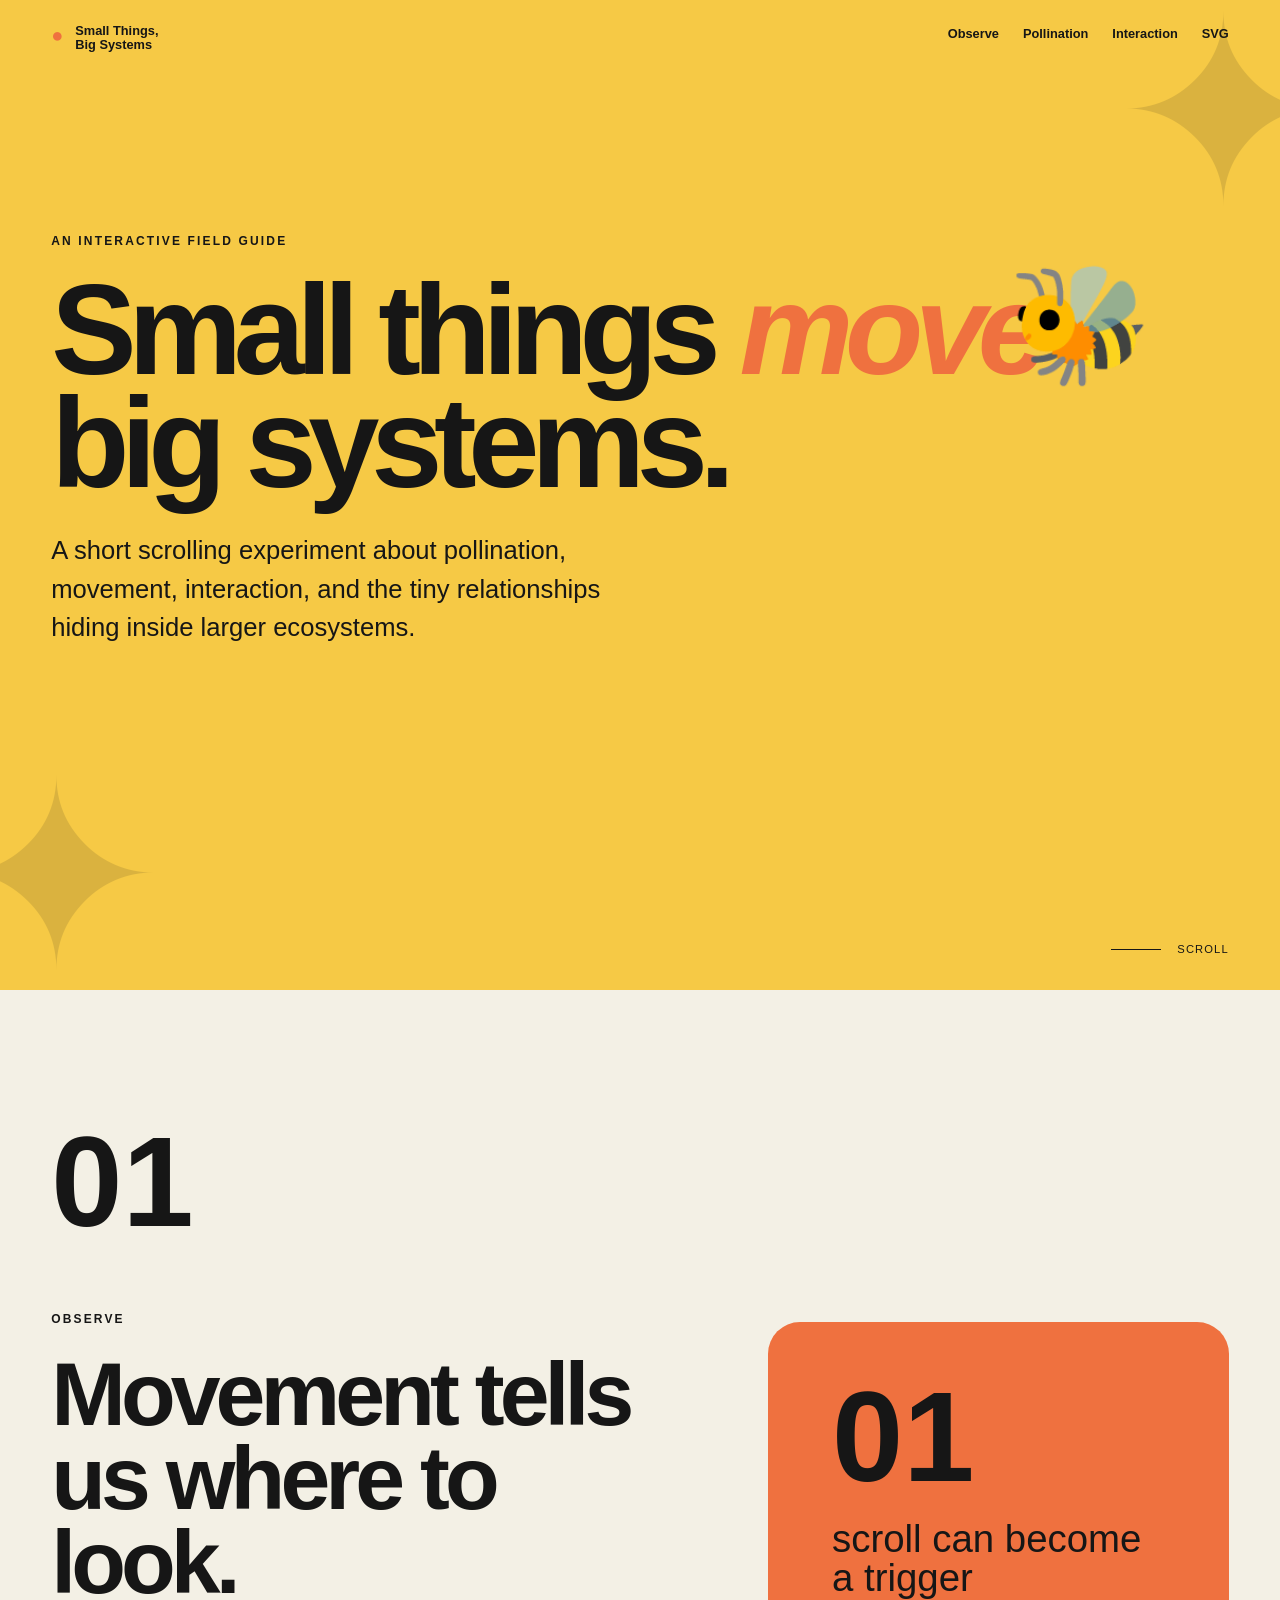
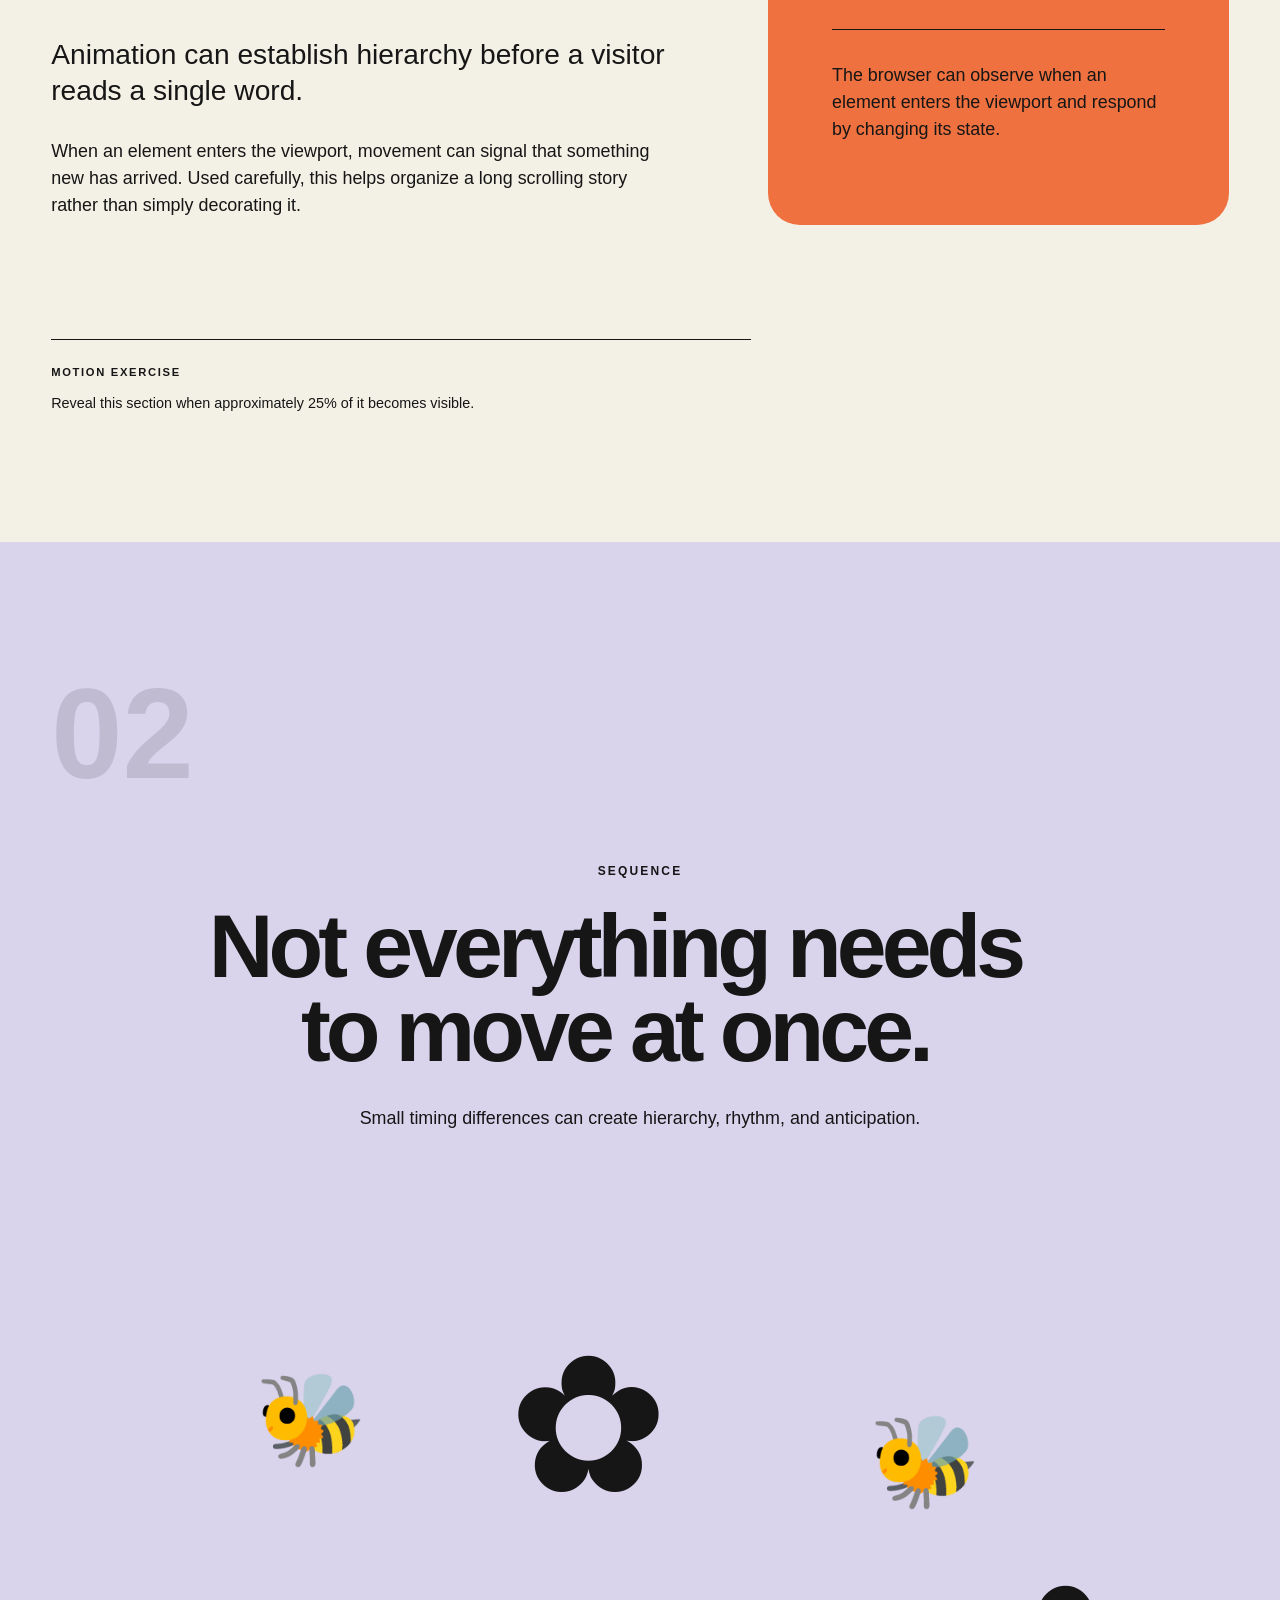
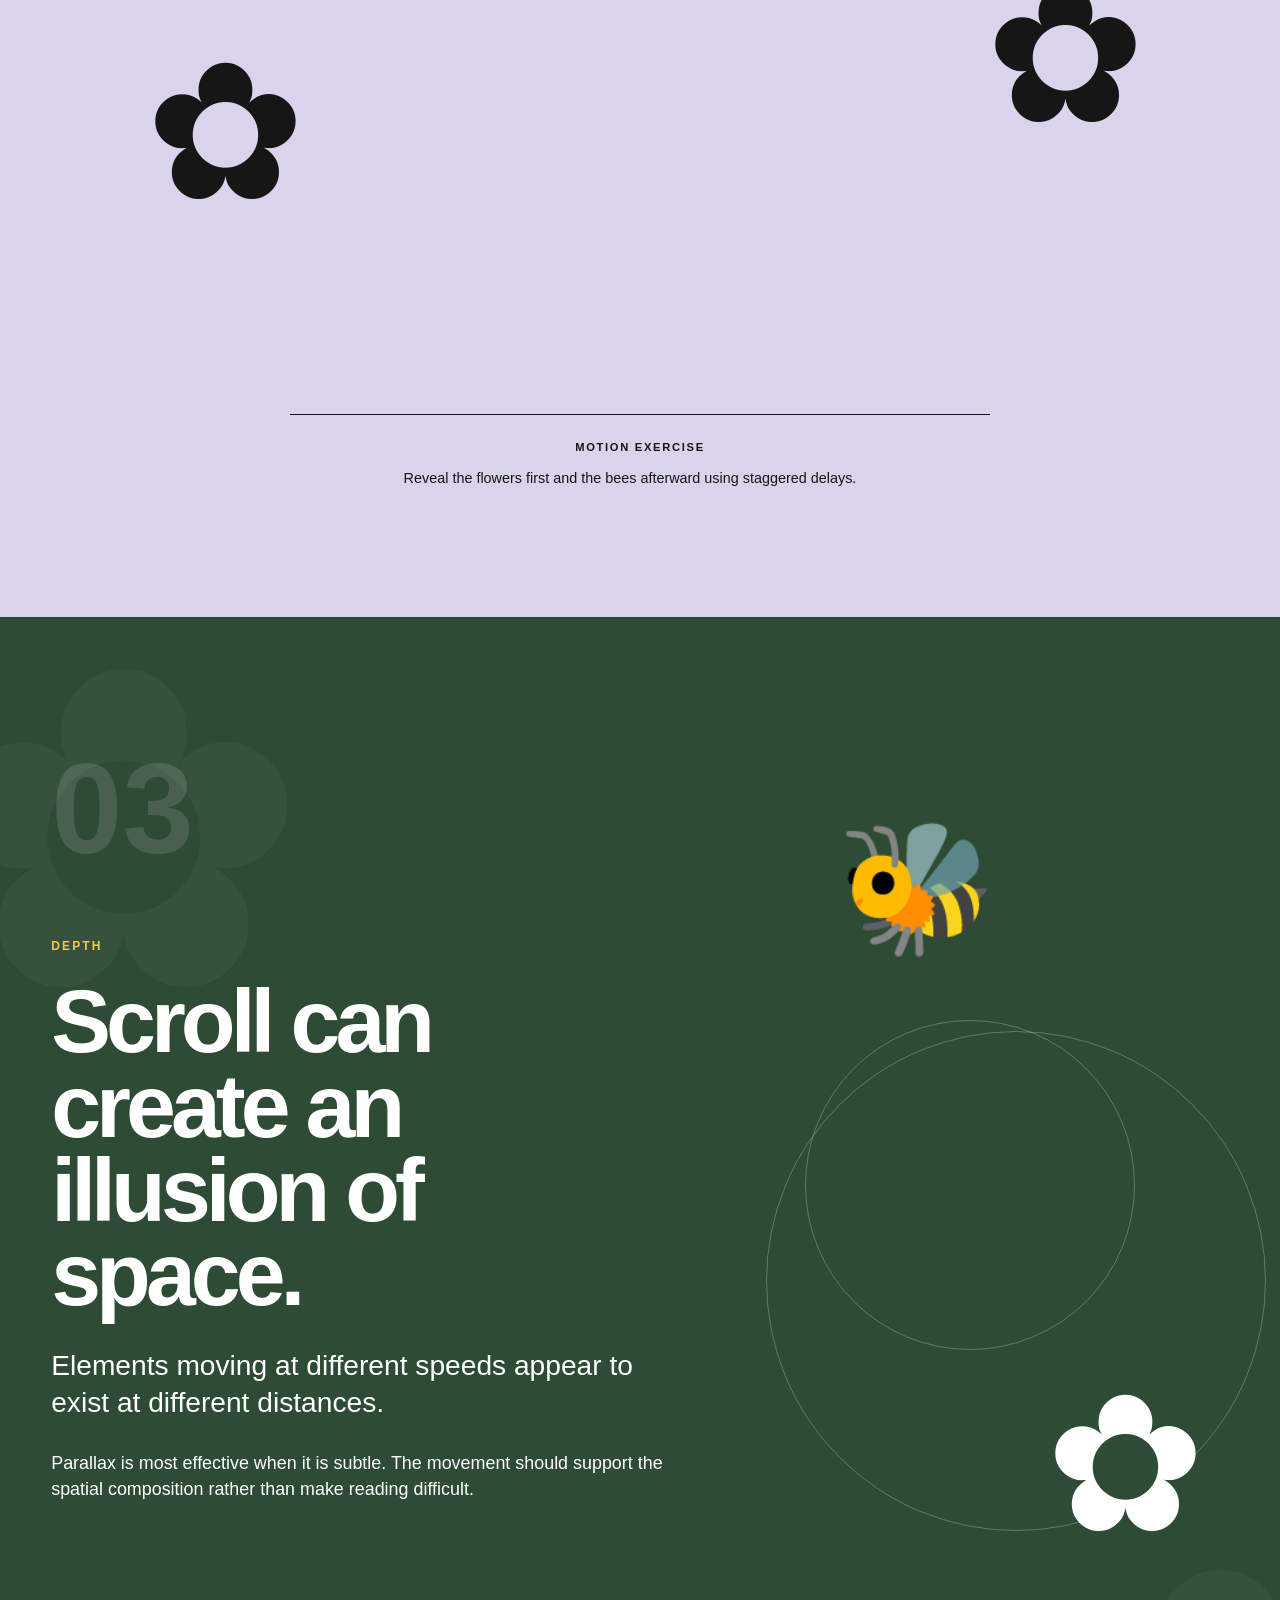
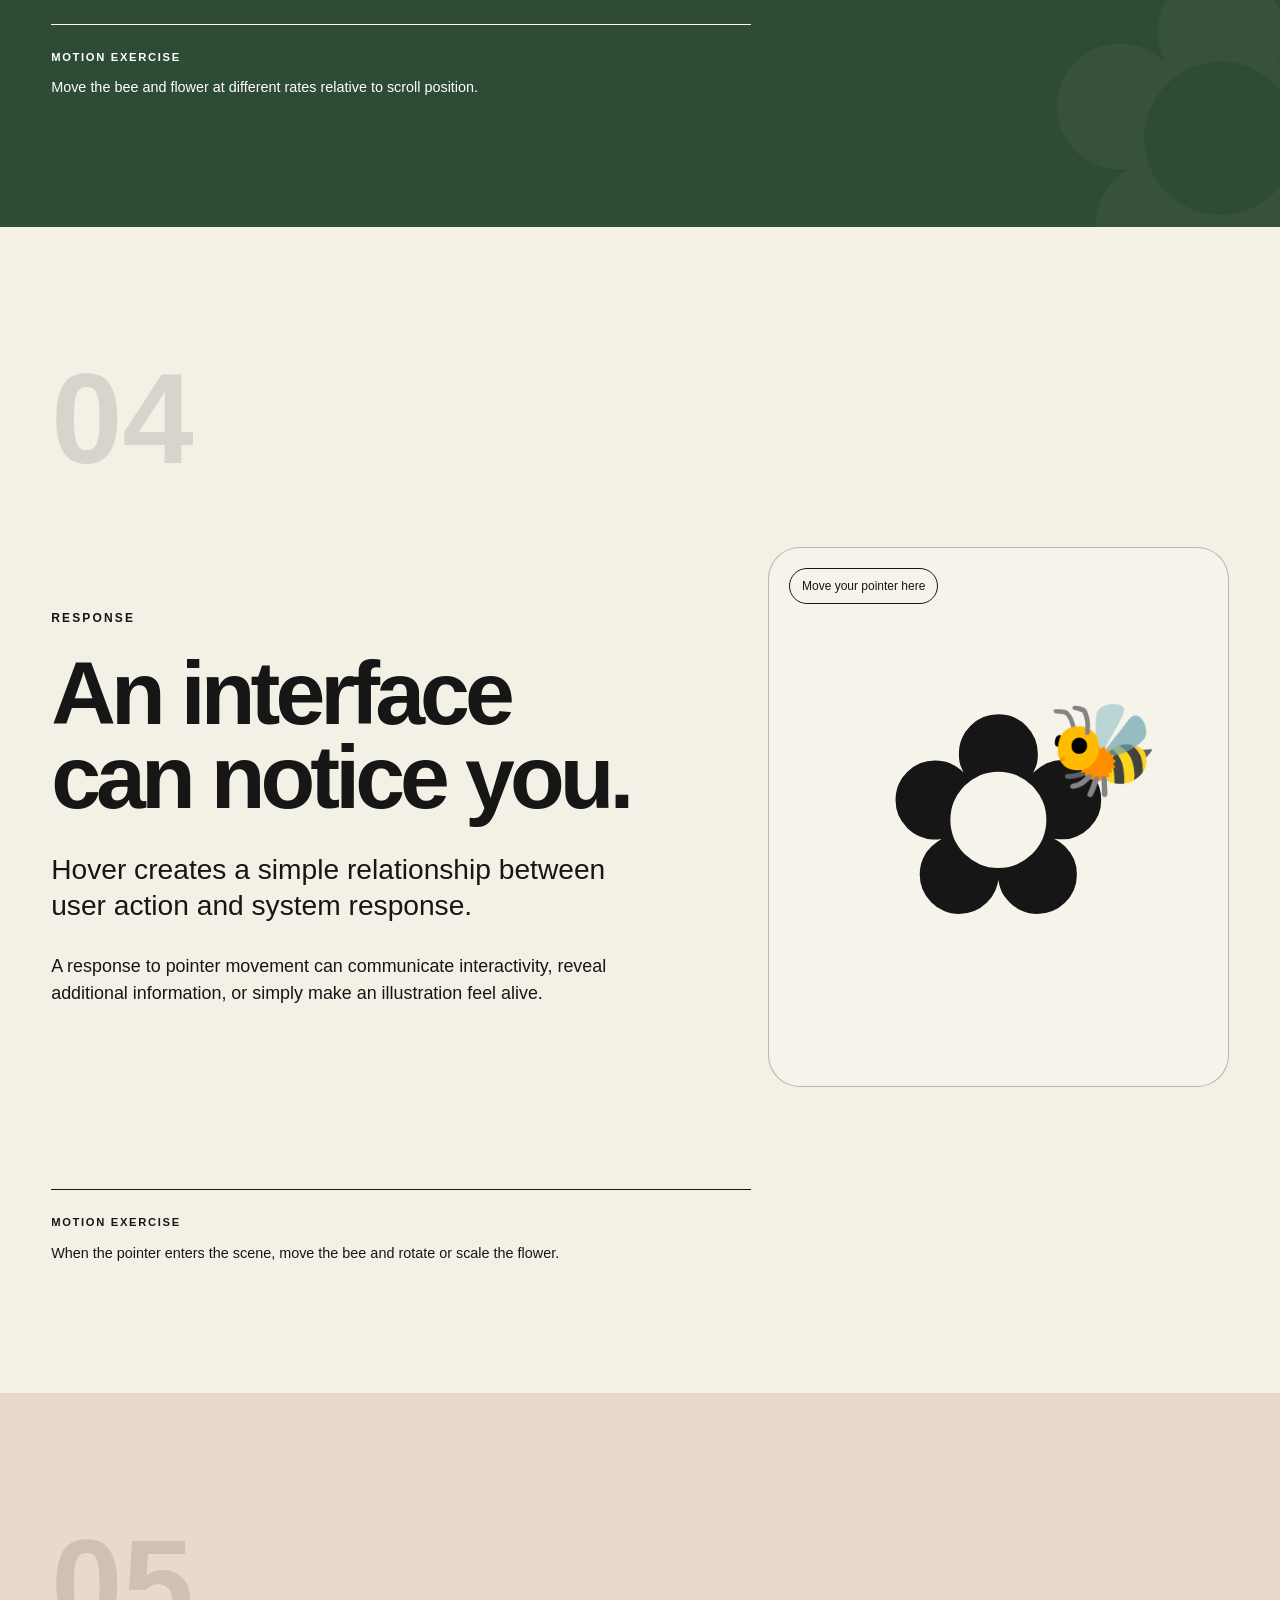
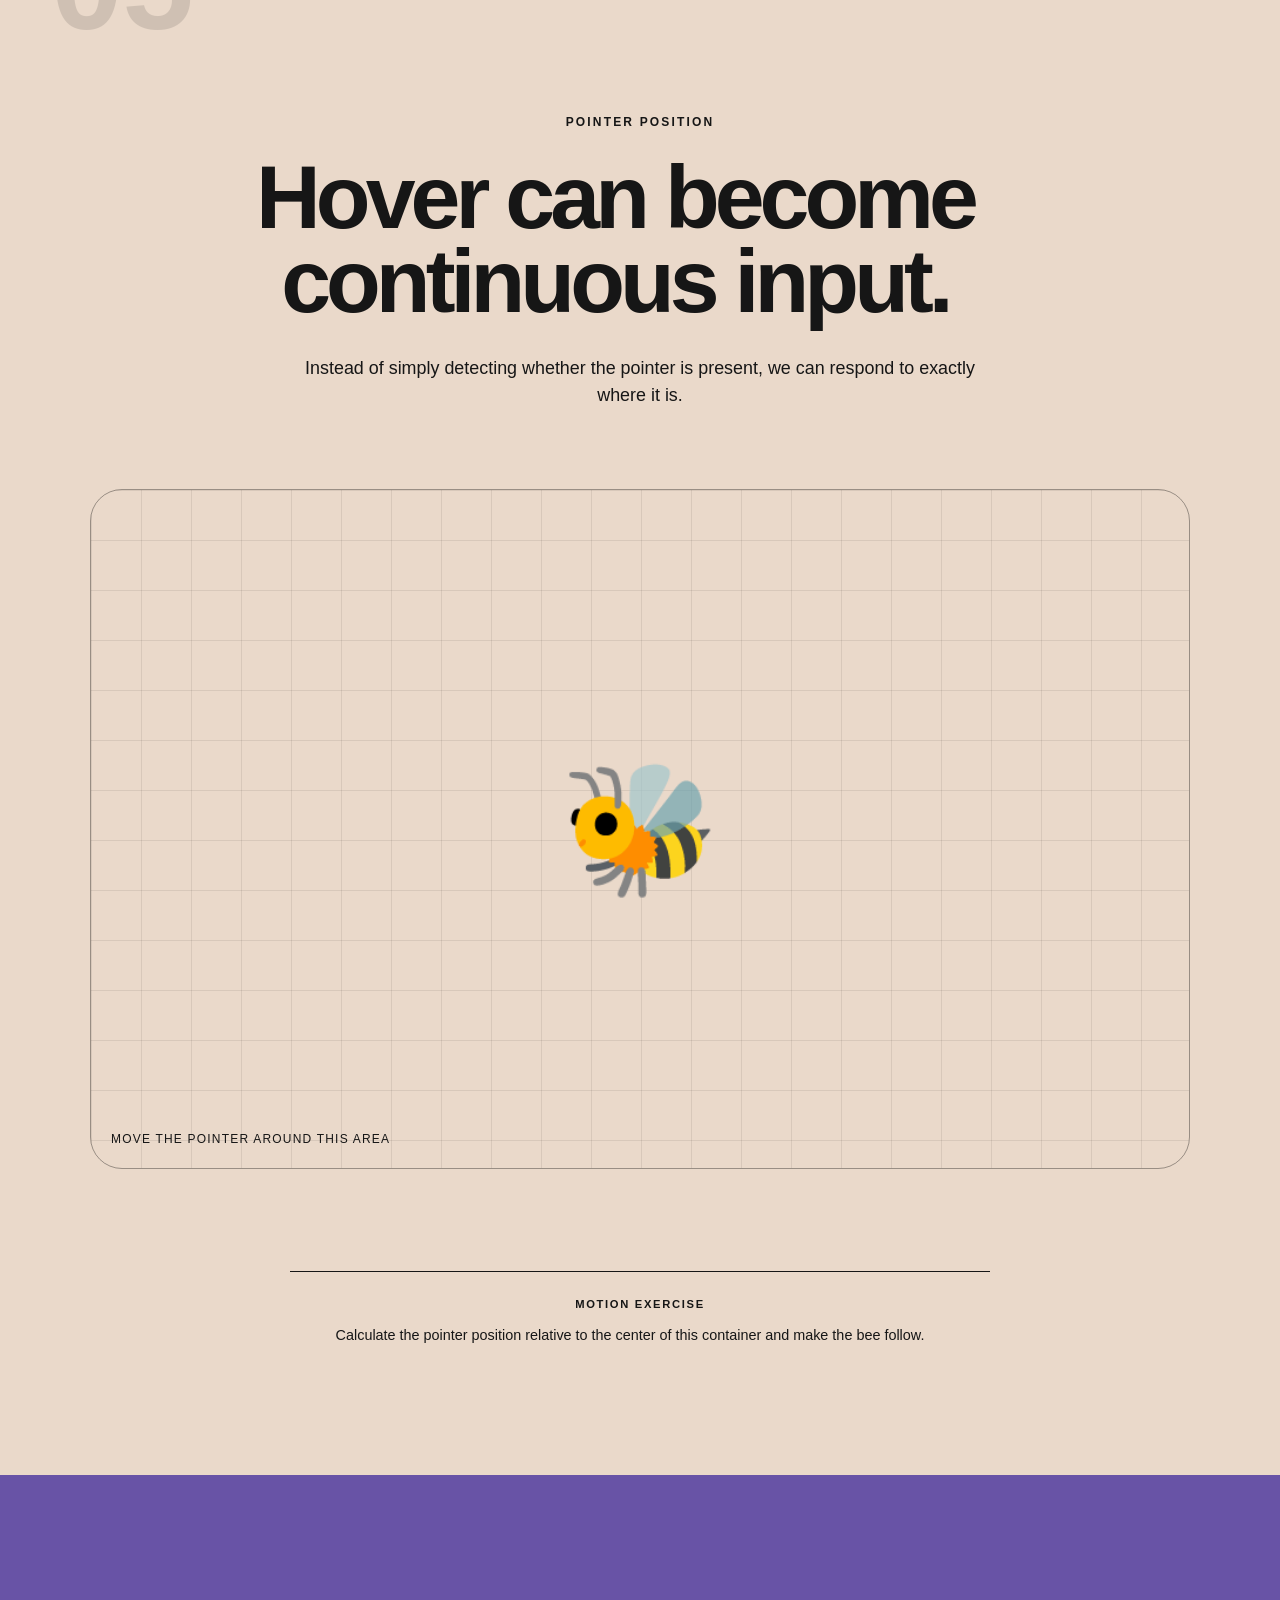
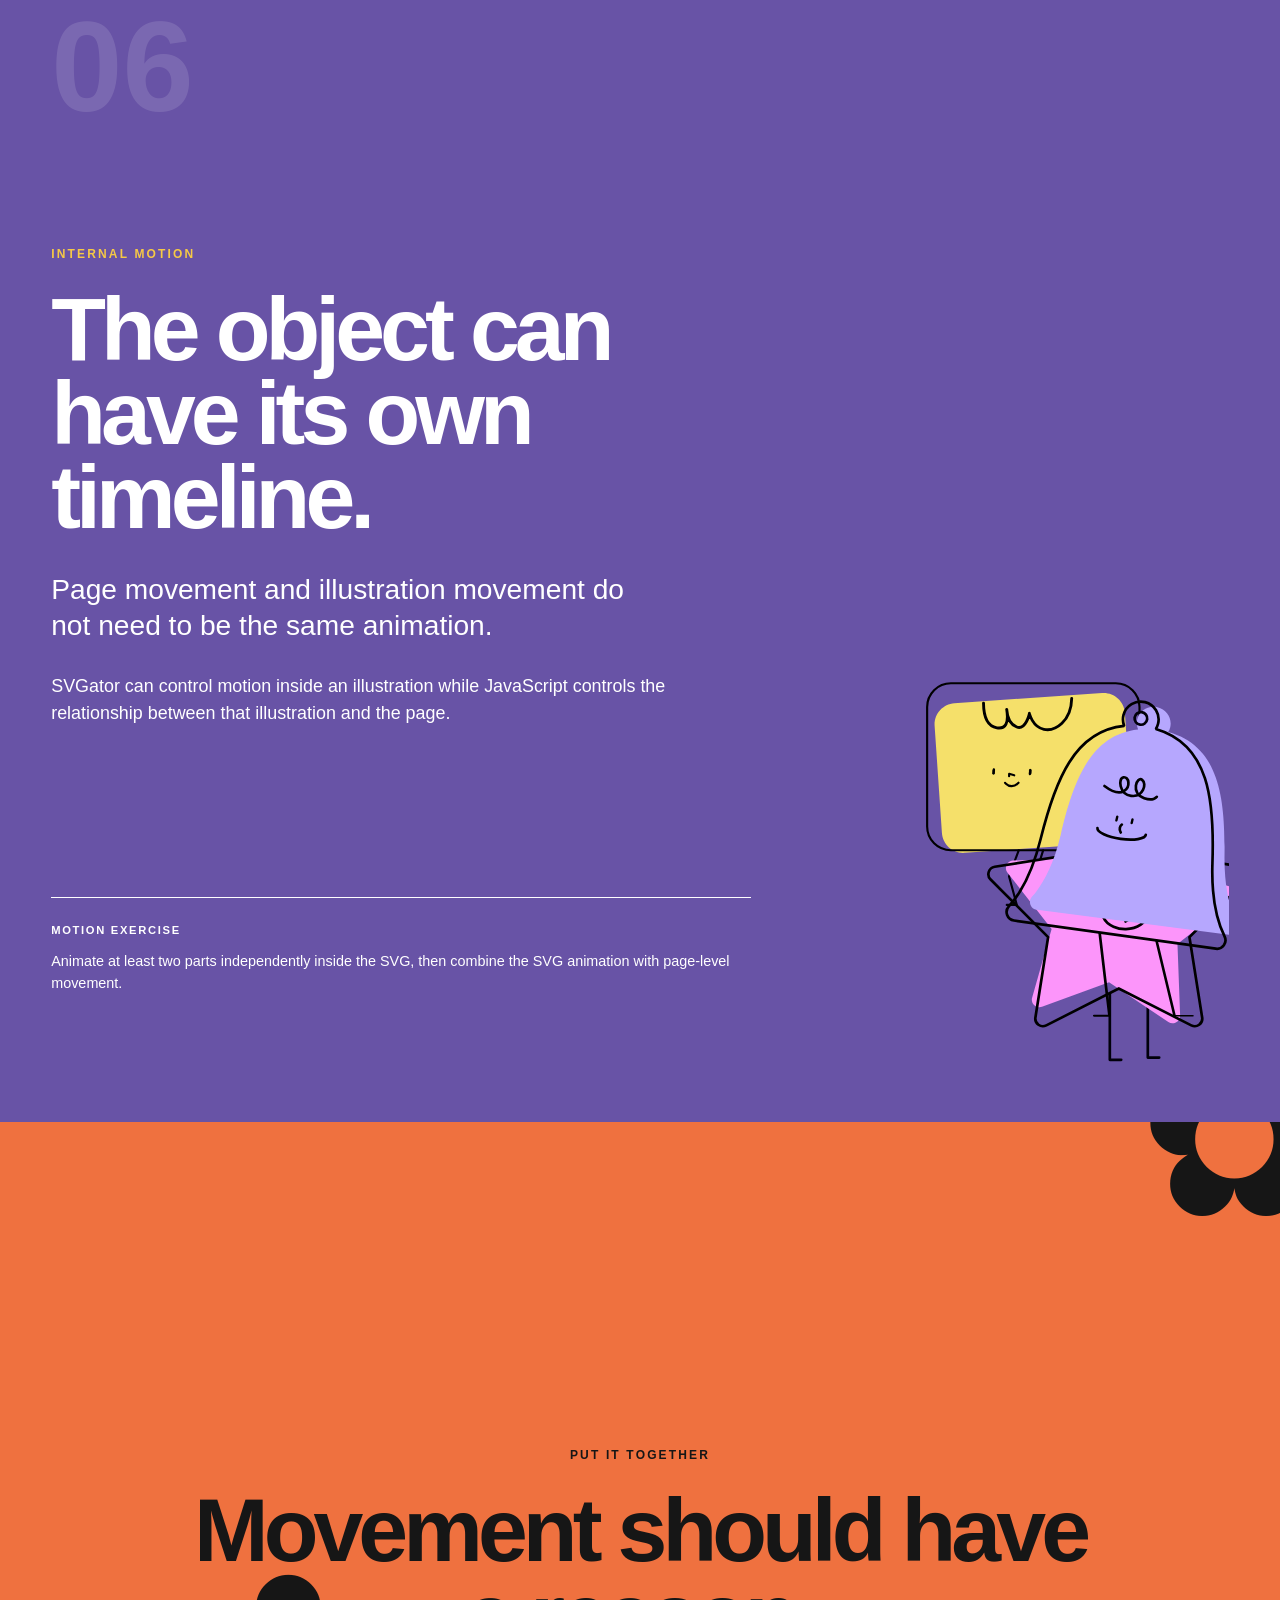
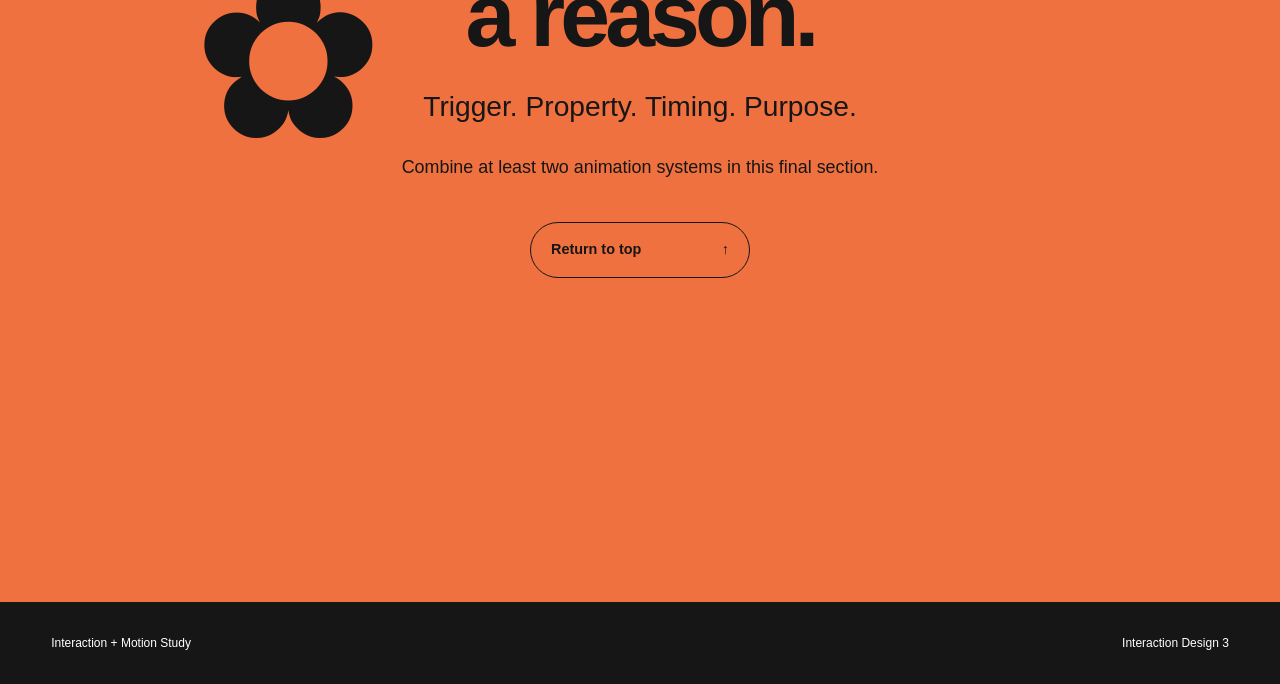
<file: index.html>
<!DOCTYPE html>
<html lang="en">

<head>
  <meta charset="UTF-8">

  <meta
    name="viewport"
    content="width=device-width, initial-scale=1.0"
  >

  <meta
    name="description"
    content="Starter page for learning scroll, hover, pointer, and SVG animation."
  >

  <title>Small Things, Big Systems</title>

  <link
    rel="stylesheet"
    href="styles.css"
  >
</head>


<body>

  <!-- =====================================================
       HEADER
       ===================================================== -->

  <header class="site-header">

    <a
      class="site-logo"
      href="#top"
      aria-label="Small Things, Big Systems — Home"
    >
      <span class="logo-mark">●</span>
      <span class="logo-text">
        Small Things,<br>
        Big Systems
      </span>
    </a>

    <nav
      class="site-nav"
      aria-label="Primary navigation"
    >

      <a href="#observe">
        Observe
      </a>

      <a href="#pollination">
        Pollination
      </a>

      <a href="#interaction">
        Interaction
      </a>

      <a href="#svg">
        SVG
      </a>

    </nav>

  </header>



  <main id="top">


    <!-- =====================================================
         SECTION 01
         HERO

         STUDENT TASK:
         Add an entrance animation.
         Possible properties:
         opacity
         translateY
         scale
         stagger
         ===================================================== -->

    <section
      class="section hero"
      id="intro"
    >

      <div class="hero-decoration hero-decoration-left">
        ✦
      </div>

      <div class="hero-decoration hero-decoration-right">
        ✦
      </div>


      <div class="hero-content">

        <p class="eyebrow">
          AN INTERACTIVE FIELD GUIDE
        </p>

        <h1>
          Small things
          <span class="accent-text">
            move
          </span>
          big systems.
        </h1>

        <p class="hero-intro">
          A short scrolling experiment about pollination,
          movement, interaction, and the tiny relationships
          hiding inside larger ecosystems.
        </p>

        <a
          class="button"
          href="#observe"
        >
          Begin exploring
          <span aria-hidden="true">↓</span>
        </a>

      </div>


      <div
        class="hero-object"
        aria-hidden="true"
      >
        🐝
      </div>


      <div
        class="scroll-prompt"
        aria-hidden="true"
      >
        <span class="scroll-line"></span>
        Scroll
      </div>

    </section>



    <!-- =====================================================
         SECTION 02
         SCROLL REVEAL

         STUDENT TASK:
         Use IntersectionObserver to reveal:
         eyebrow
         heading
         paragraph
         statistic

         Try:
         opacity
         translateY
         stagger
         ===================================================== -->

    <section
      class="section observation-section"
      id="observe"
    >

      <div class="section-number reveal">
        01
      </div>


      <div class="content-grid">

        <div class="section-copy reveal">

          <p class="eyebrow">
            OBSERVE
          </p>

          <h2>
            Movement tells us where to look.
          </h2>

          <p class="large-copy">
            Animation can establish hierarchy before
            a visitor reads a single word.
          </p>

          <p>
            When an element enters the viewport, movement can
            signal that something new has arrived. Used
            carefully, this helps organize a long scrolling
            story rather than simply decorating it.
          </p>

        </div>


        <div class="stat-card reveal">

          <span class="stat-number">
            01
          </span>

          <span class="stat-label">
            scroll can become a trigger
          </span>

          <div class="stat-line"></div>

          <p>
            The browser can observe when an element enters
            the viewport and respond by changing its state.
          </p>

        </div>

      </div>


      <div class="exercise-note reveal">

        <span class="exercise-label">
          MOTION EXERCISE
        </span>

        <p>
          Reveal this section when approximately 25% of it
          becomes visible.
        </p>

      </div>

    </section>



    <!-- =====================================================
         SECTION 03
         STAGGERED OBJECTS

         STUDENT TASK:
         Reveal individual elements sequentially.
         ===================================================== -->

    <section
      class="section ecosystem-section"
      id="ecosystem"
    >

      <div class="section-number">
        02
      </div>


      <div class="center-copy">

        <p class="eyebrow">
          SEQUENCE
        </p>

        <h2>
          Not everything needs to move at once.
        </h2>

        <p>
          Small timing differences can create hierarchy,
          rhythm, and anticipation.
        </p>

      </div>



      <div
        class="ecosystem-stage"
        aria-label="Illustrated pollination scene"
      >

        <div class="scene-object scene-flower flower-one">
          ✿
        </div>

        <div class="scene-object scene-flower flower-two ecosystem-reveal">
          ✿
        </div>

        <div class="scene-object scene-flower flower-three ecosystem-reveal">
          ✿
        </div>

        <div class="scene-object scene-bee bee-one ecosystem-reveal">
          🐝
        </div>

        <div class="scene-object scene-bee bee-two ecosystem-reveal">
          🐝
        </div>

      </div>


      <div class="exercise-note centered-note">

        <span class="exercise-label">
          MOTION EXERCISE
        </span>

        <p>
          Reveal the flowers first and the bees afterward
          using staggered delays.
        </p>

      </div>

    </section>



    <!-- =====================================================
         SECTION 04
         PARALLAX

         STUDENT TASK:
         Move foreground and background objects
         at different rates during scroll.
         ===================================================== -->

    <section
      class="section pollination-section"
      id="pollination"
    >

      <div class="parallax-background-object">
        ✿
      </div>

      <div class="parallax-background-object object-right">
        ✿
      </div>


      <div class="section-number light-number">
        03
      </div>


      <div class="content-grid">

        <div class="section-copy">

          <p class="eyebrow light-eyebrow">
            DEPTH
          </p>

          <h2>
            Scroll can create an illusion of space.
          </h2>

          <p class="large-copy">
            Elements moving at different speeds appear to
            exist at different distances.
          </p>

          <p>
            Parallax is most effective when it is subtle.
            The movement should support the spatial
            composition rather than make reading difficult.
          </p>

        </div>


        <div class="parallax-stage">

          <div class="parallax-orbit orbit-one"></div>
          <div class="parallax-orbit orbit-two"></div>

          <div
            class="parallax-object parallax-bee"
            data-parallax="190"
          >
            🐝
          </div>

          <div
            class="parallax-object parallax-flower"
            data-parallax="-115"
          >
            ✿
          </div>

        </div>

      </div>


      <div class="exercise-note exercise-note-dark">

        <span class="exercise-label">
          MOTION EXERCISE
        </span>

        <p>
          Move the bee and flower at different rates relative
          to scroll position.
        </p>

      </div>

    </section>



    <!-- =====================================================
         SECTION 05
         HOVER / MOUSE-IN

         STUDENT TASK:
         Create a reaction when the pointer enters
         an interactive region.

         First solve using CSS :hover.
         ===================================================== -->

    <section
      class="section interaction-section"
      id="interaction"
    >

      <div class="section-number">
        04
      </div>


      <div class="content-grid">

        <div class="section-copy">

          <p class="eyebrow">
            RESPONSE
          </p>

          <h2>
            An interface can notice you.
          </h2>

          <p class="large-copy">
            Hover creates a simple relationship between
            user action and system response.
          </p>

          <p>
            A response to pointer movement can communicate
            interactivity, reveal additional information,
            or simply make an illustration feel alive.
          </p>

        </div>


        <div
          class="hover-stage"
          tabindex="0"
        >

          <span class="interaction-hint">
            Move your pointer here
          </span>

          <div class="hover-flower">
            ✿
          </div>

          <div class="hover-bee">
            🐝
          </div>

        </div>

      </div>


      <div class="exercise-note">

        <span class="exercise-label">
          MOTION EXERCISE
        </span>

        <p>
          When the pointer enters the scene, move the bee
          and rotate or scale the flower.
        </p>

      </div>

    </section>



    <!-- =====================================================
         SECTION 06
         POINTER FOLLOWING

         STUDENT TASK:
         Read mouse position inside the stage and
         map it to translateX / translateY.
         ===================================================== -->

    <section
      class="section pointer-section"
      id="pointer"
    >

      <div class="section-number">
        05
      </div>


      <div class="center-copy">

        <p class="eyebrow">
          POINTER POSITION
        </p>

        <h2>
          Hover can become continuous input.
        </h2>

        <p>
          Instead of simply detecting whether the pointer is
          present, we can respond to exactly where it is.
        </p>

      </div>


      <div class="mouse-stage">

        <div class="mouse-stage-grid"></div>

        <div class="mouse-target">
          🐝
        </div>

        <div class="mouse-stage-label">
          Move the pointer around this area
        </div>

      </div>


      <div class="exercise-note centered-note">

        <span class="exercise-label">
          MOTION EXERCISE
        </span>

        <p>
          Calculate the pointer position relative to the
          center of this container and make the bee follow.
        </p>

      </div>

    </section>



    <!-- =====================================================
         SECTION 07
         SVGATOR

         STUDENT TASK:
         Replace the placeholder with the student's
         SVGator animation.

         Try:
         looping animation
         mouse-over animation
         scroll-into-view animation
         ===================================================== -->

    <section
      class="section svg-section"
      id="svg"
    >

      <div class="section-number light-number">
        06
      </div>


      <div class="content-grid">

        <div class="section-copy">

          <p class="eyebrow light-eyebrow">
            INTERNAL MOTION
          </p>

          <h2>
            The object can have its own timeline.
          </h2>

          <p class="large-copy">
            Page movement and illustration movement do not
            need to be the same animation.
          </p>

          <p>
            SVGator can control motion inside an illustration
            while JavaScript controls the relationship
            between that illustration and the page.
          </p>

        </div>


          <!--
          ==================================================
          REPLACE THIS PLACEHOLDER WITH AN SVGATOR EXPORT.

          For SVGator "On scroll into view":
          paste the SVG markup INLINE here.

          Do not use:

          <img src="bee.svg">

          if your SVGator trigger depends on viewport entry.
          ==================================================
          -->
        <div class="svg-stage">

          <svg id="ejv3RY5lM2S1" xmlns="http://www.w3.org/2000/svg" xmlns:xlink="http://www.w3.org/1999/xlink" viewBox="92.92 363.61 300 300" shape-rendering="geometricPrecision" text-rendering="geometricPrecision" project-id="f556dd45b961429e986092871bf2b202" export-id="252843869f2d42ffa2830d849565d260" cached="false" style="background-color:transparent"><g id="ejv3RY5lM2S2" transform="matrix(2 0 0 2 137.423913 214.934376)"><g transform="matrix(0.35 0 0 0.35 -361.102991 56.473482)"><g><g><polyline id="ejv3RY5lM2S15" points="1190.07,284.53 1199.44,284.53 1192.223628,258.01576 1201.206997,233.72782" transform="translate(0.120786 0.120786)" fill="none" stroke="#01000b" stroke-width="2" stroke-linecap="round" stroke-linejoin="round"/><polyline id="ejv3RY5lM2S16" points="1213.31,284.53 1222.68,284.53 1214.977028,258.614534 1222.636124,233.989151" transform="translate(1.386886 -0.073558)" fill="none" stroke="#01000b" stroke-width="2" stroke-linecap="round" stroke-linejoin="round"/></g><g><g><path id="ejv3RY5lM2S19" d="M1141.34,97.01l137.41-9.37c10.93-.74,20.39,7.51,21.13,18.43l6.79,99.65c.74,10.93-7.51,20.39-18.43,21.13l-24.73,1.69l1.63,23.97-25.61-22.34-88.7,6.05c-10.93.74-20.39-7.51-21.13-18.43l-6.79-99.65c-.74-10.93,7.51-20.39,18.43-21.13Z" transform="translate(0.198683 0)" fill="#f5e06a"/></g><g id="ejv3RY5lM2S20" transform="translate(0 3.124952)"><path id="ejv3RY5lM2S21" d="M1138.12,75.23h153.33c12.19,0,22.08,9.88,22.08,22.07v111.15c0,12.19-9.88,22.07-22.08,22.07h-27.6c0,0,0,26.74,0,26.74l-26.75-26.74h-98.99c-12.19,0-22.08-9.88-22.08-22.07v-111.15c0-12.19,9.88-22.07,22.08-22.07h.01Z" transform="translate(0.120786 0.120786)" fill="none" stroke="#000" stroke-width="2" stroke-miterlimit="10"/><g><g><path id="ejv3RY5lM2S24" d="M1210.96,156.17c-.1,1.2-.2,2.4-.3,3.6-.02.27.14.61.33.8s.52.34.8.33c.65-.03,1.07-.5,1.12-1.12.1-1.2.2-2.4.3-3.6.02-.27-.14-.61-.33-.8s-.52-.34-.8-.33c-.65.03-1.07.5-1.12,1.12v0Z"/><path id="ejv3RY5lM2S25" d="M1177.09,155.62l-.3,3.6c-.02.27.14.61.33.8s.52.34.8.33c.65-.03,1.07-.5,1.12-1.12l.3-3.6c.02-.27-.14-.61-.33-.8s-.52-.34-.8-.33c-.65.03-1.07.5-1.12,1.12v0Z"/><path id="ejv3RY5lM2S26" d="M442.873278,463.848332q-.814509-12.828499,3.054404-12.523059t2.34171,11.810363" transform="matrix(0.290862 0 0 0.344409 1082.388822 -0.402762)" fill="none" stroke="#000" stroke-width="2.16" stroke-linecap="round" stroke-miterlimit="1"/><path id="ejv3RY5lM2S27" d="M442.873278,463.848332q-.814509-12.828499,3.054404-12.523059t2.34171,11.810363" transform="matrix(0.290862 0 0 0.344409 1048.383664 -0.3147)" fill="none" stroke="#000" stroke-width="2.16" stroke-linecap="round" stroke-miterlimit="6"/></g><polyline id="ejv3RY5lM2S28" points="1197.14,160.99 1192.42,159.6 1192.37,161.83" fill="none" stroke="#000" stroke-width="2" stroke-linecap="round" stroke-linejoin="round"/><path id="ejv3RY5lM2S29" d="M418.054193,294.433641q.359171,55.132426,32.504785,60.16079t23.884731-44.896112q2.51418,34.480214,24.423483,42.920683c21.909303,8.440469,31.247694-33.043538,30.888525-33.402707s7.120508,33.193007,35.171284,39.055242s66.510616-19.9807,67.684399-74.913757" transform="matrix(0.382263 0 0 0.382263 1008.773972 -18.737785)" fill="none" stroke="#000" stroke-width="7" stroke-linecap="round" stroke-linejoin="round"/><path id="ejv3RY5lM2S30" d="M1188.48,167.84l.8.81c2.94,2.99,7.75,3.01,10.72.06l1.03-1.03" transform="translate(0.120786 0.120786)" fill="none" stroke="#000" stroke-width="2" stroke-linecap="round" stroke-linejoin="round"/></g></g></g></g></g></g><g id="ejv3RY5lM2S31" transform="matrix(2 0 0 2 195.405239 316.225478)"><g transform="matrix(0.35 0 0 0.35 -68.163402 59.248991)"><g><g><path id="ejv3RY5lM2S44" d="M412.18,273.95h-10.6c0,0,.000008-20.697407.000011-27.951407s-.000011-20.408593-.000011-20.408593" fill="none" stroke="#01000b" stroke-width="2.5" stroke-linecap="round" stroke-linejoin="round"/><path id="ejv3RY5lM2S45" d="M376.84,276.05h-10.59c0,0,.000007-22.222055.00001-31.474055s-.00001-30.205945-.00001-30.205945" fill="none" stroke="#01000b" stroke-width="2.5" stroke-linecap="round" stroke-linejoin="round"/></g><g><g><path id="ejv3RY5lM2S48" d="M391.7,39.25l22.89,62.35l63.88,18.17c5.52,1.57,6.93,8.74,2.42,12.28l-52.22,41.04l2.46,66.37c.21,5.74-6.17,9.29-10.94,6.1l-55.17-36.99-62.36,22.85c-5.39,1.97-10.74-2.99-9.18-8.52l18.13-63.89-41-52.25c-3.54-4.52-.47-11.14,5.26-11.36l66.37-2.5l37.02-55.14c3.2-4.77,10.45-3.89,12.43,1.5l.01-.01Z" transform="translate(0.500644 -4.67667)" fill="#fc95fa"/></g><g id="ejv3RY5lM2S49"><path id="ejv3RY5lM2S50" d="M380.85,17.25l34.36,67.39L489.92,96.5c5.67.9,7.93,7.85,3.87,11.91l-53.47,53.51l11.81,74.72c.9,5.67-5.01,9.96-10.13,7.36l-67.41-34.32L307.18,244c-5.11,2.6-11.03-1.69-10.13-7.36l11.81-74.72-53.47-53.51c-4.06-4.06-1.8-11.01,3.87-11.91l74.71-11.86l34.36-67.39c2.61-5.11,9.91-5.11,12.52,0Z" fill="none" stroke="#000" stroke-width="2.5" stroke-miterlimit="10"/><g><g><path id="ejv3RY5lM2S53" d="M387.8,134.57c.16,1.18.32,2.36.48,3.54.03.26.3.55.52.67.24.14.6.2.87.11s.53-.26.67-.52l.11-.27c.05-.2.05-.4,0-.6-.16-1.18-.32-2.36-.48-3.54-.03-.26-.3-.55-.52-.67-.24-.14-.6-.2-.87-.11s-.53.26-.67.52l-.11.27c-.05.2-.05.4,0,.6v0Z" transform="translate(-17.580017 2.828)"/><path id="ejv3RY5lM2S54" d="M387.8,134.57c.16,1.18.32,2.36.48,3.54.03.26.3.55.52.67.24.14.6.2.87.11s.53-.26.67-.52l.11-.27c.05-.2.05-.4,0-.6-.16-1.18-.32-2.36-.48-3.54-.03-.26-.3-.55-.52-.67-.24-.14-.6-.2-.87-.11s-.53.26-.67.52l-.11.27c-.05.2-.05.4,0,.6v0Z"/></g><path id="ejv3RY5lM2S55" d="M360.27,143.51c3.073256,7.503677,13.795423,12.264818,24.546801,10.657007c1.192676-.178358,2.385711-.435093,3.568704-.775154-2.339376.672474-4.718025,1.019095-7.055505,1.078147c10.4-.26,19.27-6.15,20.25-13.77" fill="none" stroke="#000" stroke-width="2.5" stroke-linecap="round" stroke-linejoin="round"/><path id="ejv3RY5lM2S56" d="M380.92,140.7l4.37,4.01-4.37,2.68" fill="none" stroke="#000" stroke-width="2.5" stroke-linecap="round" stroke-linejoin="round"/><path id="ejv3RY5lM2S57" d="M517.794143,479.930466q14.272822-29.112023,15.546014-26.247341c1.273192,2.864682,4.309306,41.305284,11.972942,32.588816s27.324658-43.141618,28.206098-35.208653-1.323737,39.787247,4.137874,29.944494q5.461611-9.842753,18.926488-18.82855" transform="matrix(0.415501 0 0 0.415501 149.921219 -78.555461)" fill="none" stroke="#000" stroke-width="4" stroke-linecap="round" stroke-linejoin="round"/></g></g></g></g></g></g><g id="ejv3RY5lM2S58" transform="matrix(2 0 0 2 208.972192 286.586337)"><g transform="matrix(0.35 0 0 0.35 41.370633 80.653146)"><g><g transform="translate(-939.262283 -763.547551)"><g id="ejv3RY5lM2S71" transform="matrix(1 0 0.176327 1 -176.090703 0)"><path id="ejv3RY5lM2S72" d="M962.053553,998.66h14.116447l2.09-53.82l2.38-59.8" transform="matrix(1 0 0 0.677855 0 302.845353)" fill="none" stroke="#000" stroke-width="2.5" stroke-linecap="round" stroke-linejoin="round"/><path id="ejv3RY5lM2S73" d="M1059.668664,998.660002L1042.91,998.66l-2.12-53.82-2.36-59.8" transform="matrix(1 0 0 0.618031 -6.22228 362.589187)" fill="none" stroke="#000" stroke-width="2.5" stroke-linecap="round" stroke-linejoin="round"/></g></g><g transform="translate(-874.059875 -112.815709)"><g><path id="ejv3RY5lM2S76" d="M1017.38,248.3c-4.99-11.7-9.82-31.88-6.66-63.88c5.32-53.9,3.48-101.89-42.52-118.9.95-1.27,1.72-2.71,2.24-4.3c2.61-8.03-1.99-16.73-10.28-19.42s-17.12,1.64-19.73,9.67c-1.01,3.12-.93,6.33.03,9.26-44.1.77-63.82,42.21-79.76,91.25-9.94,30.61-22.46,47.06-31.71,55.67-4.3,4.01-2.12,11.17,3.77,12.44L1009,258.19c5.92,1.28,10.73-4.4,8.39-9.88l-.01-.01Z" transform="matrix(0.996463 -0.084028 0.084028 0.996463 -7.983059 81.258812)" fill="#b6a7fe"/></g><g id="ejv3RY5lM2S77" transform="matrix(0.990268 0.139173 -0.139173 0.990268 22.552406 -128.258997)"><g transform="translate(0.000001 0)"><g transform="matrix(0.996463 -0.084028 0.084028 0.996463 -9.300659 78.375804)"><path id="ejv3RY5lM2S80" d="M1027.74,250.66c-6.69-11.84-14.29-32.82-15.05-67.61-1.28-58.61-9.27-109.86-59.46-121.56.83-1.5,1.45-3.16,1.79-4.94c1.71-9-4.2-17.67-13.2-19.38s-17.67,4.2-19.38,13.2c-.66,3.49-.17,6.93,1.2,9.94-45.95,7.12-61.3,54.41-71.73,109.31-6.51,34.27-17.5,53.71-26.06,64.27-3.99,4.91-.8,12.29,5.51,12.81l188.86,15.75c6.34.53,10.65-6.26,7.51-11.8l.01.01Z" fill="none" stroke="#000" stroke-width="2.5" stroke-linecap="round" stroke-linejoin="bevel" stroke-miterlimit="10"/></g><path id="ejv3RY5lM2S81" d="M5.9,0C5.9,3.25848,3.25848,5.9,0,5.9s-5.9-2.64152-5.9-5.9s2.64152-5.9,5.9-5.9s5.9,2.64152,5.9,5.9Z" transform="translate(930.58633 51.774913)" fill="none" stroke="#01000b" stroke-width="2.5" stroke-linecap="round" stroke-linejoin="round"/></g><g><g><path id="ejv3RY5lM2S84" d="M920.41,145.31c-.1,1.2-.2,2.4-.3,3.6-.02.27.14.61.33.8s.52.34.8.33c.65-.03,1.07-.5,1.12-1.12.1-1.2.2-2.4.3-3.6.02-.27-.14-.61-.33-.8s-.52-.34-.8-.33c-.65.03-1.07.5-1.12,1.12v0Z" transform="translate(14.390406 0.531099)"/><path id="ejv3RY5lM2S85" d="M920.41,145.31c-.1,1.2-.2,2.4-.3,3.6-.02.27.14.61.33.8s.52.34.8.33c.65-.03,1.07-.5,1.12-1.12.1-1.2.2-2.4.3-3.6.02-.27-.14-.61-.33-.8s-.52-.34-.8-.33c-.65.03-1.07.5-1.12,1.12v0Z"/></g><path id="ejv3RY5lM2S86" d="M950.18,158.33c0,3.87-10.17,7.01-22.71,7.01s-22.71-3.14-22.71-7.01" fill="none" stroke="#000" stroke-width="2.5" stroke-linecap="round" stroke-linejoin="bevel" stroke-miterlimit="10"/><path id="ejv3RY5lM2S87" d="M926.79,159.46c-.24-.27-1.67-1.91-1.43-4.27.17-1.68,1.09-2.78,1.44-3.16" fill="none" stroke="#000" stroke-width="2.5" stroke-linecap="round" stroke-linejoin="round"/><path id="ejv3RY5lM2S88" d="M581.968705,449.604359q12.756791,7.105945,18.59543,2.202482c5.838639-4.903462,2.823745-14.071442-2.203779-12.651997s-1.818784,16.097386,9.374675,16.097386s13.420528-13.213794,8.155511-16.183815-9.519229,13.780282,4.312559,16.624962c8.372615,1.721933,11.074142-2.16,11.401583-2.848314" transform="translate(323.799636 -330.876347)" fill="none" stroke="#000" stroke-width="2.5" stroke-linecap="round" stroke-linejoin="round"/></g></g></g></g></g></g>
          <script><![CDATA[
          (function(s,i,u,o,c,w,d,t,n,x,e,p,a,b){(a=Array.from(d.querySelectorAll('svg#' + i.root)).filter(n=> !n.svgatorPlayer)[0]||{}).svgatorPlayer={ready:(function(a){b=[];return function(c){return c?(b.push(c),a.svgatorPlayer):b;};})(a),};w[o]=w[o]||{};w[o][s]=w[o][s]||[];w[o][s].push(i);e=d.createElementNS(n,t);e.async=true;e.setAttributeNS(x,'href',[u,s,'.','j','s','?','v','=',c].join(''));e.setAttributeNS(null,'src',[u,s,'.','j','s','?','v','=',c].join(''));p=d.getElementsByTagName(t)[0];p.parentNode.insertBefore(e,p);})('91c80d77',{"root":"ejv3RY5lM2S1","version":"2025-04-07","animations":[{"elements":{"ejv3RY5lM2S2":{"transform":{"data":{"s":{"x":2,"y":2},"t":{"x":-63.83,"y":-136.134997}},"keys":{"o":[{"t":0,"v":{"x":265.083913,"y":487.20437,"type":"corner"}},{"t":5800,"v":{"x":185.296244,"y":629.417788,"type":"corner"},"e":[0.376473,0.093844,0.704276,0.457627]},{"t":5900,"v":{"x":176.770457,"y":574.951484,"type":"corner"},"e":[0.373331,0.251343,0.695537,0.607164]},{"t":6100,"v":{"x":185.477449,"y":524.764178,"type":"corner"},"e":[0.303396,0.393658,0.625933,0.74916]},{"t":6500,"v":{"x":291.197977,"y":516.787,"type":"cusp","start":{"x":210.458307,"y":515.329755},"end":{"x":339.013486,"y":517.607814}},"e":[0.238081,0.416433,0.553372,0.744255]},{"t":6800,"v":{"x":290.836057,"y":519.433112,"type":"cusp","start":{"x":278.30913,"y":517.074105},"end":{"x":308.802796,"y":527.450065}},"e":[0.226513,0.50639,0.543109,0.819765]},{"t":7600,"v":{"x":254.602449,"y":611.48618,"type":"cusp","start":{"x":245.442937,"y":602.831976},"end":{"x":261.884115,"y":615.304268}},"e":[0.260184,0.722136,0.586906,1]},{"t":8770,"v":{"x":345.375085,"y":554.549736,"type":"corner","start":{"x":345.375085,"y":554.549736},"end":{"x":345.375085,"y":554.549736}},"e":[0.455,0.03,0.515,0.955]},{"t":9270,"v":{"x":345.375085,"y":612.492996,"type":"corner","start":{"x":345.375085,"y":612.492996}}}]}}},"ejv3RY5lM2S15":{"points":[{"t":5900,"v":[1190.07,284.53,1199.44,284.53,1192.223628,258.01576,1201.206997,233.72782],"e":[0.445,0.05,0.55,0.95]},{"t":6030,"v":[1190.07,284.53,1199.44,284.53,1199.44,254.427899,1199.402578,231.188031],"e":[0.344986,0.19029,0.677951,0.528109]},{"t":6040,"v":[1190.07,284.53,1199.44,284.53,1199.44,254.427899,1199.395558,229.392971],"e":[0.434302,0.112003,0.590684,0.824771]},{"t":6180,"v":[1190.07,284.53,1199.44,284.53,1199.44,254.427899,1199.392663,227.968241],"e":[0.310903,0.519514,0.642654,0.866094]},{"t":6200,"v":[1190.07,284.53,1199.44,284.53,1199.44,254.427899,1199.404777,227.73918],"e":[0.445,0.05,0.55,0.95]},{"t":6300,"v":[1181.762182,274.87556,1193.09347,274.044774,1188.662612,247.085796,1201.423386,227.824508],"e":[0.42587,0.05701,0.727182,0.485025]},{"t":6340,"v":[1178.972971,271.634243,1190.962728,270.524534,1185.044284,244.620807,1200.279446,226.795434],"e":[0.293242,0.419646,0.537104,0.953543]},{"t":6400,"v":[1173.454364,265.22112,1186.746939,263.559548,1177.885224,239.743692,1196.503608,226.852104],"e":[0.46081,0.046378,0.702866,0.582619]},{"t":6500,"v":[1181.762182,274.87556,1193.09347,274.044774,1188.662612,247.085796,1199.022145,227.154475],"e":[0.36861,0.106464,0.698339,0.462794]},{"t":6510,"v":[1182.122064,275.293775,1193.368392,274.498978,1189.129472,247.403844,1198.897312,226.706266],"e":[0.397907,0.209604,0.698148,0.605384]},{"t":6530,"v":[1184.555373,278.121501,1195.227251,277.570036,1192.286103,249.554301,1198.897313,227.092675],"e":[0.275015,0.475911,0.552036,0.949903]},{"t":6560,"v":[1187.312768,281.325846,1197.333688,281.050121,1195.863158,251.991173,1199.322556,227.325563],"e":[0.465301,0.045279,0.651806,0.694202]},{"t":6590,"v":[1189.700465,284.100567,1199.157704,284.063613,1198.960618,254.10132,1199.180808,228.409038],"e":[0.287429,0.543681,0.611585,0.919498]},{"t":6600,"v":[1190.07,284.53,1199.44,284.53,1199.44,254.427899,1199.60605,228.340979],"e":[0.376473,0.093844,0.704276,0.457627]},{"t":6620,"v":[1190.07,284.53,1199.44,284.53,1199.44,254.427899,1199.602931,229.246786],"e":[0.363011,0.263867,0.532675,0.954344]},{"t":6700,"v":[1190.07,284.53,1199.44,284.53,1199.44,254.427899,1199.322554,232.197398],"e":[0.350098,0.161356,0.682659,0.50255]},{"t":6710,"v":[1190.07,284.53,1199.44,284.53,1199.293392,254.50079,1199.322556,232.339144],"e":[0.369779,0.202483,0.698226,0.553193]},{"t":6730,"v":[1190.07,284.53,1199.44,284.53,1198.454003,254.91812,1200.031293,232.764389],"e":[0.349308,0.299909,0.680747,0.637149]},{"t":6740,"v":[1190.07,284.53,1199.44,284.53,1197.730247,255.27796,1200.173041,233.047883],"e":[0.347393,0.310016,0.677029,0.649336]},{"t":6780,"v":[1190.07,284.53,1199.44,284.53,1196.595782,255.841997,1200.740031,233.614874],"e":[0.285008,0.441615,0.541473,0.952564]},{"t":7000,"v":[1190.07,284.53,1199.44,284.53,1192.223628,258.01576,1201.206997,233.72782]},{"t":7060,"v":[1190.07,284.53,1199.44,284.53,1192.223628,258.01576,1201.206997,233.72782],"e":[0.445,0.05,0.55,0.95]},{"t":7130,"v":[1190.07,284.53,1199.44,284.53,1199.44,254.427899,1199.402578,231.188031],"e":[0.344986,0.19029,0.677951,0.528109]},{"t":7140,"v":[1190.07,284.53,1199.44,284.53,1199.44,254.427899,1199.395558,229.392971],"e":[0.434302,0.112003,0.590684,0.824771]},{"t":7280,"v":[1190.07,284.53,1199.44,284.53,1199.44,254.427899,1199.392663,227.968241],"e":[0.310903,0.519514,0.642654,0.866094]},{"t":7300,"v":[1190.07,284.53,1199.44,284.53,1199.44,254.427899,1199.404777,227.73918],"e":[0.445,0.05,0.55,0.95]},{"t":7400,"v":[1181.762182,274.87556,1193.09347,274.044774,1188.662612,247.085796,1201.423386,227.824508],"e":[0.42587,0.05701,0.727182,0.485025]},{"t":7440,"v":[1178.972971,271.634243,1190.962728,270.524534,1185.044284,244.620807,1200.279446,226.795434],"e":[0.293242,0.419646,0.537104,0.953543]},{"t":7500,"v":[1173.454364,265.22112,1186.746939,263.559548,1177.885224,239.743692,1196.503608,226.852104],"e":[0.46081,0.046378,0.702866,0.582619]},{"t":7600,"v":[1181.762182,274.87556,1193.09347,274.044774,1188.662612,247.085796,1199.022145,227.154475],"e":[0.36861,0.106464,0.698339,0.462794]},{"t":7610,"v":[1182.122064,275.293775,1193.368392,274.498978,1189.129472,247.403844,1198.897312,226.706266],"e":[0.397907,0.209604,0.698148,0.605384]},{"t":7630,"v":[1184.555373,278.121501,1195.227251,277.570036,1192.286103,249.554301,1198.897313,227.092675],"e":[0.275015,0.475911,0.552036,0.949903]},{"t":7660,"v":[1187.312768,281.325846,1197.333688,281.050121,1195.863158,251.991173,1199.322556,227.325563],"e":[0.465301,0.045279,0.651806,0.694202]},{"t":7690,"v":[1189.700465,284.100567,1199.157704,284.063613,1198.960618,254.10132,1199.180808,228.409038],"e":[0.287429,0.543681,0.611585,0.919498]},{"t":7700,"v":[1190.07,284.53,1199.44,284.53,1199.44,254.427899,1199.60605,228.340979],"e":[0.376473,0.093844,0.704276,0.457627]},{"t":7720,"v":[1190.07,284.53,1199.44,284.53,1199.44,254.427899,1199.602931,229.246786],"e":[0.363011,0.263867,0.532675,0.954344]},{"t":7800,"v":[1190.07,284.53,1199.44,284.53,1199.44,254.427899,1199.322554,232.197398],"e":[0.350098,0.161356,0.682659,0.50255]},{"t":7810,"v":[1190.07,284.53,1199.44,284.53,1199.293392,254.50079,1199.322556,232.339144],"e":[0.369779,0.202483,0.698226,0.553193]},{"t":7830,"v":[1190.07,284.53,1199.44,284.53,1198.454003,254.91812,1200.031293,232.764389],"e":[0.349308,0.299909,0.680747,0.637149]},{"t":7840,"v":[1190.07,284.53,1199.44,284.53,1197.730247,255.27796,1200.173041,233.047883],"e":[0.347393,0.310016,0.677029,0.649336]},{"t":7880,"v":[1190.07,284.53,1199.44,284.53,1196.595782,255.841997,1200.740031,233.614874],"e":[0.285008,0.441615,0.541473,0.952564]},{"t":8100,"v":[1190.07,284.53,1199.44,284.53,1192.223628,258.01576,1201.206997,233.72782],"e":[0.445,0.05,0.55,0.95]},{"t":8230,"v":[1190.07,284.53,1199.44,284.53,1199.44,254.427899,1199.402578,231.188031],"e":[0.344986,0.19029,0.677951,0.528109]},{"t":8240,"v":[1190.07,284.53,1199.44,284.53,1199.44,254.427899,1199.395558,229.392971],"e":[0.434302,0.112003,0.590684,0.824771]},{"t":8380,"v":[1190.07,284.53,1199.44,284.53,1199.44,254.427899,1199.392663,227.968241],"e":[0.310903,0.519514,0.642654,0.866094]},{"t":8400,"v":[1190.07,284.53,1199.44,284.53,1199.44,254.427899,1199.404777,227.73918],"e":[0.445,0.05,0.55,0.95]},{"t":8500,"v":[1181.762182,274.87556,1193.09347,274.044774,1188.662612,247.085796,1201.423386,227.824508],"e":[0.42587,0.05701,0.727182,0.485025]},{"t":8540,"v":[1178.972971,271.634243,1190.962728,270.524534,1185.044284,244.620807,1200.279446,226.795434],"e":[0.293242,0.419646,0.537104,0.953543]},{"t":8600,"v":[1173.454364,265.22112,1186.746939,263.559548,1177.885224,239.743692,1196.503608,226.852104],"e":[0.46081,0.046378,0.702866,0.582619]},{"t":8700,"v":[1181.762182,274.87556,1193.09347,274.044774,1188.662612,247.085796,1199.022145,227.154475],"e":[0.36861,0.106464,0.698339,0.462794]},{"t":8710,"v":[1182.122064,275.293775,1193.368392,274.498978,1189.129472,247.403844,1198.897312,226.706266],"e":[0.397907,0.209604,0.698148,0.605384]},{"t":8730,"v":[1184.555373,278.121501,1195.227251,277.570036,1192.286103,249.554301,1198.897313,227.092675],"e":[0.275015,0.475911,0.552036,0.949903]},{"t":8760,"v":[1187.312768,281.325846,1197.333688,281.050121,1195.863158,251.991173,1199.322556,227.325563],"e":[0.465301,0.045279,0.651806,0.694202]},{"t":8790,"v":[1189.700465,284.100567,1199.157704,284.063613,1198.960618,254.10132,1199.180808,228.409038],"e":[0.287429,0.543681,0.611585,0.919498]},{"t":8800,"v":[1190.07,284.53,1199.44,284.53,1199.44,254.427899,1199.60605,228.340979],"e":[0.376473,0.093844,0.704276,0.457627]},{"t":8820,"v":[1190.07,284.53,1199.44,284.53,1199.44,254.427899,1199.602931,229.246786],"e":[0.363011,0.263867,0.532675,0.954344]},{"t":8900,"v":[1190.07,284.53,1199.44,284.53,1199.44,254.427899,1199.322554,232.197398],"e":[0.350098,0.161356,0.682659,0.50255]},{"t":8910,"v":[1190.07,284.53,1199.44,284.53,1199.293392,254.50079,1199.322556,232.339144],"e":[0.369779,0.202483,0.698226,0.553193]},{"t":8930,"v":[1190.07,284.53,1199.44,284.53,1198.454003,254.91812,1200.031293,232.764389],"e":[0.349308,0.299909,0.680747,0.637149]},{"t":8940,"v":[1190.07,284.53,1199.44,284.53,1197.730247,255.27796,1200.173041,233.047883],"e":[0.347393,0.310016,0.677029,0.649336]},{"t":8980,"v":[1190.07,284.53,1199.44,284.53,1196.595782,255.841997,1200.740031,233.614874],"e":[0.285008,0.441615,0.541473,0.952564]},{"t":9100,"v":[1190.07,284.53,1199.44,284.53,1192.223628,258.01576,1201.206997,233.72782],"e":[0.445,0.05,0.55,0.95]}],"stroke-width":[{"t":5900,"v":2},{"t":6500,"v":2.5},{"t":8400,"v":2.5},{"t":9000,"v":2}]},"ejv3RY5lM2S16":{"points":[{"t":5900,"v":[1213.31,284.53,1222.68,284.53,1214.977028,258.614534,1222.636124,233.989151],"e":[0.445,0.05,0.55,0.95]},{"t":6030,"v":[1213.31,284.53,1222.68,284.53,1222.680006,254.69645,1222.697956,231.18803],"e":[0.344986,0.19029,0.677951,0.528109]},{"t":6040,"v":[1213.31,284.53,1222.68,284.53,1222.680006,254.69645,1222.877697,230.064615],"e":[0.434302,0.112003,0.590684,0.824771]},{"t":6180,"v":[1213.31,284.53,1222.68,284.53,1222.680006,254.69645,1222.759994,228.156166],"e":[0.310903,0.519514,0.642654,0.866094]},{"t":6200,"v":[1213.31,284.53,1222.68,284.53,1222.680006,254.69645,1222.773772,227.73918],"e":[0.445,0.05,0.55,0.95]},{"t":6300,"v":[1213.31,284.53,1222.68,284.53,1222.680006,254.69645,1222.906918,227.893366],"e":[0.445,0.05,0.55,0.95]},{"t":6340,"v":[1211.65947,277.367918,1220.775326,274.737096,1214.821365,249.020106,1223.941907,226.989776],"e":[0.46433,0.045462,0.640744,0.718148]},{"t":6410,"v":[1210.186267,270.975307,1219.075284,265.99631,1207.807032,243.953611,1224.256133,227.094519],"e":[0.291956,0.543679,0.618414,0.912305]},{"t":6430,"v":[1209.702707,265.803709,1219.426738,261.565028,1204.96536,240.371626,1224.138021,227.188205],"e":[0.36861,0.106464,0.698339,0.462794]},{"t":6470,"v":[1213.114378,267.681273,1221.598401,264.067708,1209.631137,243.956728,1224.705014,227.148602],"e":[0.373831,0.26343,0.686262,0.632139]},{"t":6510,"v":[1211.387343,276.18709,1220.461298,273.122519,1213.525694,248.084235,1224.70501,227.042355],"e":[0.275014,0.475912,0.552037,0.949903]},{"t":6530,"v":[1211.65947,277.367918,1220.775326,274.737096,1214.821365,249.020106,1223.854525,227.287018],"e":[0.445,0.05,0.55,0.95]},{"t":6700,"v":[1213.31,284.53,1222.68,284.53,1222.680006,254.69645,1222.720542,232.249994],"e":[0.350098,0.161356,0.682659,0.50255]},{"t":6710,"v":[1213.31,284.53,1222.68,284.53,1222.523512,254.77605,1222.2953,232.816983],"e":[0.369779,0.202483,0.698226,0.553193]},{"t":6730,"v":[1213.31,284.53,1222.68,284.53,1221.627522,255.231791,1222.578794,233.100478],"e":[0.349308,0.299909,0.680747,0.637149]},{"t":6740,"v":[1213.31,284.53,1222.68,284.53,1220.854963,255.62475,1222.862289,233.383975],"e":[0.350998,0.304754,0.677189,0.649339]},{"t":6780,"v":[1213.31,284.53,1222.68,284.53,1219.15175,256.491081,1223.287532,233.809217],"e":[0.27836,0.462615,0.547296,0.951152]},{"t":6930,"v":[1213.31,284.53,1222.68,284.53,1214.977028,258.614534,1222.636124,233.989151]},{"t":7060,"v":[1213.31,284.53,1222.68,284.53,1214.977028,258.614534,1222.636124,233.989151],"e":[0.445,0.05,0.55,0.95]},{"t":7130,"v":[1213.31,284.53,1222.68,284.53,1222.680006,254.69645,1222.697956,231.18803],"e":[0.344986,0.19029,0.677951,0.528109]},{"t":7140,"v":[1213.31,284.53,1222.68,284.53,1222.680006,254.69645,1222.877697,230.064615],"e":[0.434302,0.112003,0.590684,0.824771]},{"t":7280,"v":[1213.31,284.53,1222.68,284.53,1222.680006,254.69645,1222.759994,228.156166],"e":[0.310903,0.519514,0.642654,0.866094]},{"t":7300,"v":[1213.31,284.53,1222.68,284.53,1222.680006,254.69645,1222.773772,227.73918],"e":[0.445,0.05,0.55,0.95]},{"t":7400,"v":[1213.31,284.53,1222.68,284.53,1222.680006,254.69645,1222.906918,227.893366],"e":[0.445,0.05,0.55,0.95]},{"t":7440,"v":[1211.65947,277.367918,1220.775326,274.737096,1214.821365,249.020106,1223.941907,226.989776],"e":[0.46433,0.045462,0.640744,0.718148]},{"t":7510,"v":[1210.186267,270.975307,1219.075284,265.99631,1207.807032,243.953611,1224.256133,227.094519],"e":[0.291956,0.543679,0.618414,0.912305]},{"t":7530,"v":[1209.702707,265.803709,1219.426738,261.565028,1204.96536,240.371626,1224.138021,227.188205],"e":[0.36861,0.106464,0.698339,0.462794]},{"t":7570,"v":[1213.114378,267.681273,1221.598401,264.067708,1209.631137,243.956728,1224.705014,227.148602],"e":[0.373831,0.26343,0.686262,0.632139]},{"t":7610,"v":[1211.387343,276.18709,1220.461298,273.122519,1213.525694,248.084235,1224.70501,227.042355],"e":[0.275014,0.475912,0.552037,0.949903]},{"t":7630,"v":[1211.65947,277.367918,1220.775326,274.737096,1214.821365,249.020106,1223.854525,227.287018],"e":[0.445,0.05,0.55,0.95]},{"t":7800,"v":[1213.31,284.53,1222.68,284.53,1222.680006,254.69645,1222.720542,232.249994],"e":[0.350098,0.161356,0.682659,0.50255]},{"t":7810,"v":[1213.31,284.53,1222.68,284.53,1222.523512,254.77605,1222.2953,232.816983],"e":[0.369779,0.202483,0.698226,0.553193]},{"t":7830,"v":[1213.31,284.53,1222.68,284.53,1221.627522,255.231791,1222.578794,233.100478],"e":[0.349308,0.299909,0.680747,0.637149]},{"t":7840,"v":[1213.31,284.53,1222.68,284.53,1220.854963,255.62475,1222.862289,233.383975],"e":[0.350998,0.304754,0.677189,0.649339]},{"t":7880,"v":[1213.31,284.53,1222.68,284.53,1219.15175,256.491081,1223.287532,233.809217],"e":[0.27836,0.462615,0.547296,0.951152]},{"t":8030,"v":[1213.31,284.53,1222.68,284.53,1214.977028,258.614534,1222.636124,233.989151]},{"t":8100,"v":[1213.31,284.53,1222.68,284.53,1214.977028,258.614534,1222.636124,233.989151],"e":[0.445,0.05,0.55,0.95]},{"t":8230,"v":[1213.31,284.53,1222.68,284.53,1222.680006,254.69645,1222.697956,231.18803],"e":[0.344986,0.19029,0.677951,0.528109]},{"t":8240,"v":[1213.31,284.53,1222.68,284.53,1222.680006,254.69645,1222.877697,230.064615],"e":[0.434302,0.112003,0.590684,0.824771]},{"t":8380,"v":[1213.31,284.53,1222.68,284.53,1222.680006,254.69645,1222.759994,228.156166],"e":[0.310903,0.519514,0.642654,0.866094]},{"t":8400,"v":[1213.31,284.53,1222.68,284.53,1222.680006,254.69645,1222.773772,227.73918],"e":[0.445,0.05,0.55,0.95]},{"t":8500,"v":[1213.31,284.53,1222.68,284.53,1222.680006,254.69645,1222.906918,227.893366],"e":[0.445,0.05,0.55,0.95]},{"t":8540,"v":[1211.65947,277.367918,1220.775326,274.737096,1214.821365,249.020106,1223.941907,226.989776],"e":[0.46433,0.045462,0.640744,0.718148]},{"t":8610,"v":[1210.186267,270.975307,1219.075284,265.99631,1207.807032,243.953611,1224.256133,227.094519],"e":[0.291956,0.543679,0.618414,0.912305]},{"t":8630,"v":[1209.702707,265.803709,1219.426738,261.565028,1204.96536,240.371626,1224.138021,227.188205],"e":[0.36861,0.106464,0.698339,0.462794]},{"t":8670,"v":[1213.114378,267.681273,1221.598401,264.067708,1209.631137,243.956728,1224.705014,227.148602],"e":[0.373831,0.26343,0.686262,0.632139]},{"t":8710,"v":[1211.387343,276.18709,1220.461298,273.122519,1213.525694,248.084235,1224.70501,227.042355],"e":[0.275014,0.475912,0.552037,0.949903]},{"t":8730,"v":[1211.65947,277.367918,1220.775326,274.737096,1214.821365,249.020106,1223.854525,227.287018],"e":[0.445,0.05,0.55,0.95]},{"t":8900,"v":[1213.31,284.53,1222.68,284.53,1222.680006,254.69645,1222.720542,232.249994],"e":[0.350098,0.161356,0.682659,0.50255]},{"t":8910,"v":[1213.31,284.53,1222.68,284.53,1222.523512,254.77605,1222.2953,232.816983],"e":[0.369779,0.202483,0.698226,0.553193]},{"t":8930,"v":[1213.31,284.53,1222.68,284.53,1221.627522,255.231791,1222.578794,233.100478],"e":[0.349308,0.299909,0.680747,0.637149]},{"t":8940,"v":[1213.31,284.53,1222.68,284.53,1220.854963,255.62475,1222.862289,233.383975],"e":[0.350998,0.304754,0.677189,0.649339]},{"t":8980,"v":[1213.31,284.53,1222.68,284.53,1219.15175,256.491081,1223.287532,233.809217],"e":[0.27836,0.462615,0.547296,0.951152]},{"t":9130,"v":[1213.31,284.53,1222.68,284.53,1214.977028,258.614534,1222.636124,233.989151]}],"stroke-width":[{"t":5900,"v":2},{"t":6500,"v":2.5},{"t":8400,"v":2.5},{"t":9000,"v":2}]},"ejv3RY5lM2S19":{"transform":{"data":{"t":{"x":-1214.790039,"y":-170.051933}},"keys":{"o":[{"t":6100,"v":{"x":1214.988722,"y":170.051933,"type":"corner"},"e":[0.42,0,0.58,1]},{"t":6300,"v":{"x":1214.988722,"y":154.036554,"type":"corner"},"e":[0.42,0,0.58,1]},{"t":6500,"v":{"x":1214.988722,"y":154.036554,"type":"corner","start":{"x":1214.988722,"y":154.036554},"end":{"x":1214.988722,"y":154.036554}},"e":[0.42,0,0.58,1]},{"t":6800,"v":{"x":1214.988722,"y":174.739361,"type":"corner","start":{"x":1214.988722,"y":174.739361},"end":{"x":1214.988722,"y":174.739361}},"e":[0.42,0,0.58,1]},{"t":7000,"v":{"x":1214.988722,"y":170.051933,"type":"corner","start":{"x":1214.988722,"y":170.051933},"end":{"x":1214.988722,"y":170.051933}}},{"t":7200,"v":{"x":1214.988722,"y":170.051933,"type":"corner"},"e":[0.42,0,0.58,1]},{"t":7400,"v":{"x":1214.988722,"y":154.036554,"type":"corner"},"e":[0.42,0,0.58,1]},{"t":7600,"v":{"x":1214.988722,"y":154.036554,"type":"corner","start":{"x":1214.988722,"y":154.036554},"end":{"x":1214.988722,"y":154.036554}},"e":[0.42,0,0.58,1]},{"t":7900,"v":{"x":1214.988722,"y":174.739361,"type":"corner","start":{"x":1214.988722,"y":174.739361},"end":{"x":1214.988722,"y":174.739361}},"e":[0.42,0,0.58,1]},{"t":8100,"v":{"x":1214.988722,"y":170.051933,"type":"corner","start":{"x":1214.988722,"y":170.051933}}},{"t":8300,"v":{"x":1214.988722,"y":170.051933,"type":"corner"},"e":[0.42,0,0.58,1]},{"t":8500,"v":{"x":1214.988722,"y":154.036554,"type":"corner"},"e":[0.42,0,0.58,1]},{"t":8700,"v":{"x":1214.988722,"y":154.036554,"type":"corner","start":{"x":1214.988722,"y":154.036554},"end":{"x":1214.988722,"y":154.036554}},"e":[0.42,0,0.58,1]},{"t":9000,"v":{"x":1214.988722,"y":174.739361,"type":"corner","start":{"x":1214.988722,"y":174.739361},"end":{"x":1214.988722,"y":174.739361}},"e":[0.42,0,0.58,1]},{"t":9200,"v":{"x":1214.988722,"y":170.051933,"type":"corner","start":{"x":1214.988722,"y":170.051933}}}]}}},"ejv3RY5lM2S20":{"transform":{"data":{"t":{"x":-1209.589294,"y":-130.243515}},"keys":{"o":[{"t":5900,"v":{"x":1209.589294,"y":133.368467,"type":"corner"},"e":[0.445,0.05,0.55,0.95]},{"t":6090,"v":{"x":1209.589294,"y":128.29042,"type":"corner"},"e":[0.445,0.05,0.55,0.95]},{"t":6300,"v":{"x":1209.589294,"y":126.337325,"type":"corner"},"e":[0.445,0.05,0.55,0.95]},{"t":6500,"v":{"x":1209.589294,"y":126.337325,"type":"corner","start":{"x":1209.589294,"y":126.337325},"end":{"x":1209.589294,"y":126.337325}},"e":[0.445,0.05,0.55,0.95]},{"t":6800,"v":{"x":1209.589294,"y":133.368467,"type":"corner","start":{"x":1209.589294,"y":133.368467}}},{"t":7000,"v":{"x":1209.589294,"y":133.368467,"type":"corner"},"e":[0.445,0.05,0.55,0.95]},{"t":7190,"v":{"x":1209.589294,"y":128.29042,"type":"corner"},"e":[0.445,0.05,0.55,0.95]},{"t":7400,"v":{"x":1209.589294,"y":126.337325,"type":"corner"},"e":[0.445,0.05,0.55,0.95]},{"t":7600,"v":{"x":1209.589294,"y":126.337325,"type":"corner","start":{"x":1209.589294,"y":126.337325},"end":{"x":1209.589294,"y":126.337325}},"e":[0.445,0.05,0.55,0.95]},{"t":7900,"v":{"x":1209.589294,"y":133.368467,"type":"corner","start":{"x":1209.589294,"y":133.368467}}},{"t":8100,"v":{"x":1209.589294,"y":133.368467,"type":"corner"},"e":[0.445,0.05,0.55,0.95]},{"t":8290,"v":{"x":1209.589294,"y":128.29042,"type":"corner"},"e":[0.445,0.05,0.55,0.95]},{"t":8500,"v":{"x":1209.589294,"y":126.337325,"type":"corner"},"e":[0.445,0.05,0.55,0.95]},{"t":8700,"v":{"x":1209.589294,"y":126.337325,"type":"corner","start":{"x":1209.589294,"y":126.337325},"end":{"x":1209.589294,"y":126.337325}},"e":[0.445,0.05,0.55,0.95]},{"t":9000,"v":{"x":1209.589294,"y":133.368467,"type":"corner","start":{"x":1209.589294,"y":133.368467}}},{"t":9200,"v":{"x":1209.589294,"y":133.368467,"type":"corner"},"e":[0.445,0.05,0.55,0.95]}]}}},"ejv3RY5lM2S21":{"stroke-width":[{"t":5900,"v":2},{"t":6500,"v":2.5},{"t":8400,"v":2.5},{"t":9000,"v":2}]},"ejv3RY5lM2S24":{"opacity":[{"t":6300,"v":1,"e":[1,1]},{"t":6400,"v":0},{"t":7300,"v":0},{"t":7400,"v":1,"e":[1,1]},{"t":8500,"v":1,"e":[1,1]}]},"ejv3RY5lM2S25":{"opacity":[{"t":6300,"v":1,"e":[1,1]},{"t":6400,"v":0},{"t":7300,"v":0},{"t":7400,"v":1,"e":[1,1]},{"t":8500,"v":1,"e":[1,1]}]},"ejv3RY5lM2S26":{"stroke-width":[{"t":6300,"v":2.16,"e":[1,1]},{"t":6400,"v":4},{"t":7300,"v":4},{"t":7400,"v":2.16,"e":[1,1]},{"t":8500,"v":2.16,"e":[1,1]}]},"ejv3RY5lM2S27":{"stroke-width":[{"t":6300,"v":2.16,"e":[1,1]},{"t":6400,"v":4},{"t":7300,"v":4},{"t":7400,"v":2.16,"e":[1,1]},{"t":8500,"v":2.16,"e":[1,1]}]},"ejv3RY5lM2S28":{"stroke-width":[{"t":5900,"v":2},{"t":6500,"v":2.5},{"t":8400,"v":2.5},{"t":9000,"v":2}]},"ejv3RY5lM2S29":{"d":[{"t":5900,"v":["M",418.054193,294.433641,"Q",418.413364,349.566067,450.558978,354.594431,"Q",482.704592,359.622795,474.443709,309.698319,"Q",476.957889,344.178533,498.867192,352.619002,"C",520.776495,361.059471,530.114886,319.575464,529.755717,319.216295,"C",529.396548,318.857126,536.876225,352.409302,564.927001,358.271537,"C",592.977777,364.133772,631.437617,338.290837,632.6114,283.35778]},{"t":6100,"v":["M",418.054193,294.433641,"Q",418.413364,349.566067,450.558978,354.594431,"Q",482.704592,359.622795,474.443709,309.698319,"Q",476.957889,344.178533,498.867192,352.619002,"C",520.776495,361.059471,530.114886,319.575464,529.755717,319.216295,"C",529.396548,318.857126,536.876225,352.409302,564.927001,358.271537,"C",592.977777,364.133772,631.437617,338.290837,632.6114,283.35778]},{"t":6300,"v":["M",418.054193,294.433641,"Q",409.635426,347.345263,441.78104,352.373627,"Q",473.926654,357.401991,474.443709,309.698319,"Q",469.965367,344.46462,491.87467,352.905089,"C",513.783973,361.345558,530.114886,319.575464,529.755717,319.216295,"C",529.396548,318.857126,522.843262,348.932501,550.894038,354.794736,"C",578.944814,360.656971,631.437617,338.290837,632.6114,283.35778]},{"t":6400,"v":["M",418.054193,294.433641,"Q",418.413364,349.566067,450.558978,354.594431,"Q",482.704592,359.622795,474.443709,309.698319,"Q",476.957889,344.178533,498.867192,352.619002,"C",520.776495,361.059471,530.114886,319.575464,529.755717,319.216295,"C",529.396548,318.857126,536.876225,352.409302,564.927001,358.271537,"C",592.977777,364.133772,631.437617,338.290837,632.6114,283.35778]},{"t":6700,"v":["M",418.054193,294.433641,"Q",409.635426,347.345263,441.78104,352.373627,"Q",473.926654,357.401991,474.443709,309.698319,"Q",469.965367,344.46462,491.87467,352.905089,"C",513.783973,361.345558,530.114886,319.575464,529.755717,319.216295,"C",529.396548,318.857126,522.843262,348.932501,550.894038,354.794736,"C",578.944814,360.656971,631.437617,338.290837,632.6114,283.35778]},{"t":7100,"v":["M",418.054193,294.433641,"Q",418.413364,349.566067,450.558978,354.594431,"Q",482.704592,359.622795,474.443709,309.698319,"Q",476.957889,344.178533,498.867192,352.619002,"C",520.776495,361.059471,530.114886,319.575464,529.755717,319.216295,"C",529.396548,318.857126,536.876225,352.409302,564.927001,358.271537,"C",592.977777,364.133772,631.437617,338.290837,632.6114,283.35778]},{"t":7400,"v":["M",418.054193,294.433641,"Q",409.635426,347.345263,441.78104,352.373627,"Q",473.926654,357.401991,474.443709,309.698319,"Q",469.965367,344.46462,491.87467,352.905089,"C",513.783973,361.345558,530.114886,319.575464,529.755717,319.216295,"C",529.396548,318.857126,522.843262,348.932501,550.894038,354.794736,"C",578.944814,360.656971,631.437617,338.290837,632.6114,283.35778]},{"t":7700,"v":["M",418.054193,294.433641,"Q",418.413364,349.566067,450.558978,354.594431,"Q",482.704592,359.622795,474.443709,309.698319,"Q",476.957889,344.178533,498.867192,352.619002,"C",520.776495,361.059471,530.114886,319.575464,529.755717,319.216295,"C",529.396548,318.857126,536.876225,352.409302,564.927001,358.271537,"C",592.977777,364.133772,631.437617,338.290837,632.6114,283.35778]},{"t":8000,"v":["M",418.054193,294.433641,"Q",418.413364,349.566067,450.558978,354.594431,"Q",482.704592,359.622795,474.443709,309.698319,"Q",476.957889,344.178533,498.867192,352.619002,"C",520.776495,361.059471,530.114886,319.575464,529.755717,319.216295,"C",529.396548,318.857126,536.876225,352.409302,564.927001,358.271537,"C",592.977777,364.133772,631.437617,338.290837,632.6114,283.35778]},{"t":8100,"v":["M",418.054193,294.433641,"Q",418.413364,349.566067,450.558978,354.594431,"Q",482.704592,359.622795,474.443709,309.698319,"Q",476.957889,344.178533,498.867192,352.619002,"C",520.776495,361.059471,530.114886,319.575464,529.755717,319.216295,"C",529.396548,318.857126,536.876225,352.409302,564.927001,358.271537,"C",592.977777,364.133772,631.437617,338.290837,632.6114,283.35778]},{"t":8300,"v":["M",418.054193,294.433641,"Q",418.413364,349.566067,450.558978,354.594431,"Q",482.704592,359.622795,474.443709,309.698319,"Q",476.957889,344.178533,498.867192,352.619002,"C",520.776495,361.059471,530.114886,319.575464,529.755717,319.216295,"C",529.396548,318.857126,536.876225,352.409302,564.927001,358.271537,"C",592.977777,364.133772,631.437617,338.290837,632.6114,283.35778]},{"t":8500,"v":["M",418.054193,294.433641,"Q",409.635426,347.345263,441.78104,352.373627,"Q",473.926654,357.401991,474.443709,309.698319,"Q",469.965367,344.46462,491.87467,352.905089,"C",513.783973,361.345558,530.114886,319.575464,529.755717,319.216295,"C",529.396548,318.857126,522.843262,348.932501,550.894038,354.794736,"C",578.944814,360.656971,631.437617,338.290837,632.6114,283.35778]},{"t":8600,"v":["M",418.054193,294.433641,"Q",418.413364,349.566067,450.558978,354.594431,"Q",482.704592,359.622795,474.443709,309.698319,"Q",476.957889,344.178533,498.867192,352.619002,"C",520.776495,361.059471,530.114886,319.575464,529.755717,319.216295,"C",529.396548,318.857126,536.876225,352.409302,564.927001,358.271537,"C",592.977777,364.133772,631.437617,338.290837,632.6114,283.35778]},{"t":8900,"v":["M",418.054193,294.433641,"Q",409.635426,347.345263,441.78104,352.373627,"Q",473.926654,357.401991,474.443709,309.698319,"Q",469.965367,344.46462,491.87467,352.905089,"C",513.783973,361.345558,530.114886,319.575464,529.755717,319.216295,"C",529.396548,318.857126,522.843262,348.932501,550.894038,354.794736,"C",578.944814,360.656971,631.437617,338.290837,632.6114,283.35778]},{"t":9000,"v":["M",418.054193,294.433641,"Q",418.413364,349.566067,450.558978,354.594431,"Q",482.704592,359.622795,474.443709,309.698319,"Q",476.957889,344.178533,498.867192,352.619002,"C",520.776495,361.059471,530.114886,319.575464,529.755717,319.216295,"C",529.396548,318.857126,536.876225,352.409302,564.927001,358.271537,"C",592.977777,364.133772,631.437617,338.290837,632.6114,283.35778]}],"stroke-width":[{"t":5900,"v":7},{"t":6500,"v":7.5},{"t":8400,"v":7.5},{"t":9000,"v":5}]},"ejv3RY5lM2S30":{"stroke-width":[{"t":5900,"v":2},{"t":6500,"v":2.5},{"t":8400,"v":2.5},{"t":9000,"v":2}]},"ejv3RY5lM2S31":{"transform":{"data":{"s":{"x":2,"y":2},"t":{"x":-63.83,"y":-136.134997}},"keys":{"o":[{"t":2900,"v":{"x":323.065239,"y":588.495472,"type":"corner"},"e":[0.46081,0.046378,0.702866,0.582619]},{"t":3200,"v":{"x":302.049622,"y":574.298682,"type":"corner"},"e":[0.303396,0.393658,0.625933,0.74916]},{"t":3300,"v":{"x":334.796244,"y":560.508004,"type":"corner"},"e":[0.295778,0.542164,0.623774,0.905456]},{"t":3400,"v":{"x":300.975924,"y":524.520975,"type":"cusp","end":{"x":352.234728,"y":526.600139}},"e":[0.25036,0.422367,0.515254,0.749045]},{"t":3600,"v":{"x":175.155076,"y":559.075957,"type":"cusp","start":{"x":140.400082,"y":557.440992},"end":{"x":211.096083,"y":560.423189}},"e":[0.236738,0.420251,0.552133,0.747603]},{"t":3900,"v":{"x":203.079776,"y":550.167657,"type":"cusp","start":{"x":122.211396,"y":556.309377},"end":{"x":245.43435,"y":546.653348}},"e":[0.26493,0.427069,0.591662,0.754108]},{"t":4300,"v":{"x":289.717552,"y":522.626599,"type":"cusp","start":{"x":215.432627,"y":525.953671},"end":{"x":312.939402,"y":521.707125}},"e":[0.309219,0.37934,0.641836,0.711281]},{"t":4500,"v":{"x":322.490455,"y":618.267023,"type":"cusp","start":{"x":287.183117,"y":614.179384},"end":{"x":355.503509,"y":618.647475}},"e":[0.304621,0.408067,0.636962,0.738198]},{"t":4800,"v":{"x":307.683833,"y":576.495255,"type":"cusp","start":{"x":266.584036,"y":594.329031},"end":{"x":319.205444,"y":571.304694}},"e":[0.325051,0.361065,0.658306,0.694005]},{"t":4900,"v":{"x":310.673634,"y":549.258384,"type":"cusp","start":{"x":290.800835,"y":556.41547},"end":{"x":372.069346,"y":537.872495}},"e":[0.294023,0.575061,0.625542,0.888686]},{"t":5500,"v":{"x":289.717552,"y":541.904033,"type":"cusp","start":{"x":252.098638,"y":542.597909},"end":{"x":297.187681,"y":541.834213}},"e":[0.322582,0.676544,0.655787,1]},{"t":6100,"v":{"x":329.579404,"y":569.589491,"type":"cusp","start":{"x":334.65943,"y":553.43636},"end":{"x":334.65943,"y":572.950583}},"e":[0.291608,0.548829,0.619669,0.910959]},{"t":6300,"v":{"x":170.821445,"y":574.500008,"type":"corner","start":{"x":170.821445,"y":574.500008}}}]}}},"ejv3RY5lM2S44":{"d":[{"t":3300,"v":["M",412.18,273.95,"L",401.58,273.95,"C",401.58,273.95,401.580008,253.252593,401.580011,245.998593,"C",401.580007,238.744593,401.58,225.59,401.58,225.59],"e":[0.445,0.05,0.55,0.95]},{"t":3600,"v":["M",412.18,273.95,"L",401.58,273.95,"C",401.58,273.95,413.539999,252.676648,413.540002,245.422648,"C",413.539998,238.168648,401.58,225.59,401.58,225.59],"e":[0.445,0.05,0.55,0.95]},{"t":3700,"v":["M",412.18,273.95,"L",401.58,273.95,"C",401.58,273.95,401.580008,253.252593,401.580011,245.998593,"C",401.580007,238.744593,401.58,225.59,401.58,225.59]},{"t":4100,"v":["M",412.18,273.95,"L",401.58,273.95,"C",401.58,273.95,401.580008,253.252593,401.580011,245.998593,"C",401.580007,238.744593,401.58,223.511979,401.58,223.511979]},{"t":4400,"v":["M",412.18,273.95,"L",401.58,273.95,"C",401.58,273.95,413.539999,252.676648,413.540002,245.422648,"C",413.539998,238.168648,401.58,225.59,401.58,225.59],"e":[0.445,0.05,0.55,0.95]},{"t":4500,"v":["M",412.18,273.95,"L",401.58,273.95,"C",401.58,273.95,401.580008,253.252593,401.580011,245.998593,"C",401.580007,238.744593,401.58,225.59,401.58,225.59],"e":[0.445,0.05,0.55,0.95]},{"t":4900,"v":["M",412.18,273.95,"L",401.58,273.95,"C",401.58,273.95,401.580008,253.252593,401.580011,245.998593,"C",401.580007,238.744593,401.58,225.59,401.58,225.59],"e":[0.445,0.05,0.55,0.95]},{"t":5200,"v":["M",412.18,273.95,"L",401.58,273.95,"C",401.58,273.95,413.539999,252.676648,413.540002,245.422648,"C",413.539998,238.168648,401.58,225.59,401.58,225.59],"e":[0.445,0.05,0.55,0.95]},{"t":5300,"v":["M",412.18,273.95,"L",401.58,273.95,"C",401.58,273.95,401.580008,253.252593,401.580011,245.998593,"C",401.580007,238.744593,401.58,225.59,401.58,225.59]},{"t":5700,"v":["M",412.18,273.95,"L",401.58,273.95,"C",401.58,273.95,401.580008,253.252593,401.580011,245.998593,"C",401.580007,238.744593,401.58,223.511979,401.58,223.511979]},{"t":6000,"v":["M",412.18,273.95,"L",401.58,273.95,"C",401.58,273.95,413.539999,252.676648,413.540002,245.422648,"C",413.539998,238.168648,401.58,225.59,401.58,225.59],"e":[0.445,0.05,0.55,0.95]},{"t":6100,"v":["M",412.18,273.95,"L",401.58,273.95,"C",401.58,273.95,401.580008,253.252593,401.580011,245.998593,"C",401.580007,238.744593,401.58,225.59,401.58,225.59],"e":[0.445,0.05,0.55,0.95]}],"transform":{"data":{"t":{"x":-406.87999,"y":-249.770004}},"keys":{"o":[{"t":3600,"v":{"x":406.87999,"y":249.770004,"type":"corner"},"e":[0.445,0.05,0.55,0.95]},{"t":3900,"v":{"x":406.87999,"y":237.925766,"type":"corner"}},{"t":4100,"v":{"x":406.87999,"y":249.770004,"type":"corner","start":{"x":406.87999,"y":249.770004},"end":{"x":406.87999,"y":249.770004}},"e":[0.445,0.05,0.55,0.95]},{"t":4300,"v":{"x":406.87999,"y":249.770004,"type":"corner","start":{"x":406.87999,"y":249.770004},"end":{"x":406.87999,"y":249.770004}},"e":[0.445,0.05,0.55,0.95]},{"t":5200,"v":{"x":406.87999,"y":249.770004,"type":"corner"},"e":[0.445,0.05,0.55,0.95]},{"t":5500,"v":{"x":406.87999,"y":237.925766,"type":"corner"}},{"t":5700,"v":{"x":406.87999,"y":249.770004,"type":"corner","start":{"x":406.87999,"y":249.770004},"end":{"x":406.87999,"y":249.770004}},"e":[0.445,0.05,0.55,0.95]},{"t":5900,"v":{"x":406.87999,"y":249.770004,"type":"corner","start":{"x":406.87999,"y":249.770004}},"e":[0.445,0.05,0.55,0.95]}]}},"stroke-width":[{"t":4800,"v":2.5,"e":[0.165,0.84,0.44,1]},{"t":5400,"v":3,"e":[0.165,0.84,0.44,1]}]},"ejv3RY5lM2S45":{"d":[{"t":3300,"v":["M",376.84,276.05,"L",366.25,276.05,"C",366.25,276.05,366.250007,253.827945,366.25001,244.575945,"C",366.250007,235.323945,366.25,214.37,366.25,214.37],"e":[0.445,0.05,0.55,0.95]},{"t":3600,"v":["M",376.84,276.05,"L",366.25,276.05,"C",366.25,276.05,378.209998,253.252,378.210001,244,"C",378.209998,234.748,368.33,217.036322,368.33,217.036322],"e":[0.445,0.05,0.55,0.95]},{"t":3700,"v":["M",376.84,276.05,"L",366.25,276.05,"C",366.25,276.05,366.250007,253.827945,366.25001,244.575945,"C",366.250007,235.323945,366.01,217.237441,366.01,217.237441]},{"t":3800,"v":["M",376.84,276.05,"L",366.25,276.05,"C",366.25,276.05,366.249997,255.250593,366.25,245.998593,"C",366.249997,236.746593,366.25,217.659166,366.25,217.659166]},{"t":3900,"v":["M",376.84,276.05,"L",366.25,276.05,"C",366.25,276.05,366.249997,255.250593,366.25,245.998593,"C",366.249997,236.746593,366.01,214.381261,366.01,214.381261]},{"t":4000,"v":["M",376.84,276.05,"L",366.25,276.05,"C",366.25,276.05,366.249997,255.250593,366.25,245.998593,"C",366.249997,236.746593,366.01,214.381261,366.01,214.381261]},{"t":4100,"v":["M",376.84,276.05,"L",366.25,276.05,"C",366.25,276.05,366.249997,254.028443,366.25,244.776443,"C",366.249997,235.524443,366.01,214.381261,366.01,214.381261]},{"t":4200,"v":["M",376.84,276.05,"L",366.25,276.05,"C",366.25,276.05,375.22,253.395986,375.220003,244.143986,"C",375.22,234.891986,366.25,215.998967,366.25,215.998967]},{"t":4300,"v":["M",376.84,276.05,"L",366.25,276.05,"C",366.25,276.05,376.714999,253.323993,376.715002,244.071993,"C",376.714999,234.819993,368.33,216.60822,368.33,216.60822]},{"t":4400,"v":["M",376.84,276.05,"L",366.25,276.05,"C",366.25,276.05,378.209998,253.252,378.210001,244,"C",378.209998,234.748,368.33,214.893533,368.33,214.893533],"e":[0.445,0.05,0.55,0.95]},{"t":4500,"v":["M",376.84,276.05,"L",366.25,276.05,"C",366.25,276.05,366.250007,253.827945,366.25001,244.575945,"C",366.250007,235.323945,366.25001,214.22004,366.25001,214.22004],"e":[0.445,0.05,0.55,0.95]},{"t":4900,"v":["M",376.84,276.05,"L",366.25,276.05,"C",366.25,276.05,366.250007,253.827945,366.25001,244.575945,"C",366.250007,235.323945,366.25,214.37,366.25,214.37],"e":[0.445,0.05,0.55,0.95]},{"t":5200,"v":["M",376.84,276.05,"L",366.25,276.05,"C",366.25,276.05,378.209998,253.252,378.210001,244,"C",378.209998,234.748,368.33,217.036322,368.33,217.036322],"e":[0.445,0.05,0.55,0.95]},{"t":5300,"v":["M",376.84,276.05,"L",366.25,276.05,"C",366.25,276.05,366.250007,253.827945,366.25001,244.575945,"C",366.250007,235.323945,366.01,217.237441,366.01,217.237441]},{"t":5400,"v":["M",376.84,276.05,"L",366.25,276.05,"C",366.25,276.05,366.249997,255.250593,366.25,245.998593,"C",366.249997,236.746593,366.25,217.659166,366.25,217.659166]},{"t":5500,"v":["M",376.84,276.05,"L",366.25,276.05,"C",366.25,276.05,366.249997,255.250593,366.25,245.998593,"C",366.249997,236.746593,366.01,214.381261,366.01,214.381261]},{"t":5600,"v":["M",376.84,276.05,"L",366.25,276.05,"C",366.25,276.05,366.249997,255.250593,366.25,245.998593,"C",366.249997,236.746593,366.01,214.381261,366.01,214.381261]},{"t":5700,"v":["M",376.84,276.05,"L",366.25,276.05,"C",366.25,276.05,366.249997,254.028443,366.25,244.776443,"C",366.249997,235.524443,366.01,214.381261,366.01,214.381261]},{"t":5800,"v":["M",376.84,276.05,"L",366.25,276.05,"C",366.25,276.05,375.22,253.395986,375.220003,244.143986,"C",375.22,234.891986,366.25,215.998967,366.25,215.998967]},{"t":5900,"v":["M",376.84,276.05,"L",366.25,276.05,"C",366.25,276.05,376.714999,253.323993,376.715002,244.071993,"C",376.714999,234.819993,368.33,216.60822,368.33,216.60822]},{"t":6000,"v":["M",376.84,276.05,"L",366.25,276.05,"C",366.25,276.05,378.209998,253.252,378.210001,244,"C",378.209998,234.748,368.33,214.893533,368.33,214.893533],"e":[0.445,0.05,0.55,0.95]},{"t":6100,"v":["M",376.84,276.05,"L",366.25,276.05,"C",366.25,276.05,366.250007,253.827945,366.25001,244.575945,"C",366.250007,235.323945,366.25001,214.22004,366.25001,214.22004],"e":[0.445,0.05,0.55,0.95]}],"transform":{"data":{"t":{"x":-371.544998,"y":-245.209991}},"keys":{"o":[{"t":3600,"v":{"x":371.544998,"y":245.209991,"type":"corner"},"e":[0.445,0.05,0.55,0.95]},{"t":3900,"v":{"x":371.544998,"y":233.365753,"type":"corner"}},{"t":4100,"v":{"x":371.544998,"y":245.209991,"type":"corner","start":{"x":371.544998,"y":245.209991},"end":{"x":371.544998,"y":245.209991}},"e":[0.445,0.05,0.55,0.95]},{"t":4300,"v":{"x":371.544998,"y":245.209991,"type":"corner","start":{"x":371.544998,"y":245.209991},"end":{"x":371.544998,"y":245.209991}},"e":[0.445,0.05,0.55,0.95]},{"t":5200,"v":{"x":371.544998,"y":245.209991,"type":"corner"},"e":[0.445,0.05,0.55,0.95]},{"t":5500,"v":{"x":371.544998,"y":233.365753,"type":"corner"}},{"t":5700,"v":{"x":371.544998,"y":245.209991,"type":"corner","start":{"x":371.544998,"y":245.209991},"end":{"x":371.544998,"y":245.209991}},"e":[0.445,0.05,0.55,0.95]},{"t":5900,"v":{"x":371.544998,"y":245.209991,"type":"corner","start":{"x":371.544998,"y":245.209991}},"e":[0.445,0.05,0.55,0.95]}]}},"stroke-width":[{"t":4800,"v":2.5,"e":[0.165,0.84,0.44,1]},{"t":5400,"v":3,"e":[0.165,0.84,0.44,1]}]},"ejv3RY5lM2S48":{"transform":{"data":{"t":{"x":-376.339127,"y":-140.704624}},"keys":{"o":[{"t":3400,"v":{"x":376.839771,"y":136.027954,"type":"corner"},"e":[0.445,0.05,0.55,0.95]},{"t":3600,"v":{"x":376.339127,"y":140.704624,"type":"corner","start":{"x":376.339127,"y":140.704624},"end":{"x":376.339127,"y":140.704624}}},{"t":4000,"v":{"x":376.339127,"y":107.690208,"type":"corner","start":{"x":376.339127,"y":107.690208}}},{"t":4200,"v":{"x":376.339127,"y":141.822998,"type":"corner","start":{"x":376.339127,"y":141.822998}}},{"t":4400,"v":{"x":376.839771,"y":136.027954,"type":"corner","start":{"x":376.839771,"y":136.027954},"end":{"x":376.839771,"y":136.027954}},"e":[0.445,0.05,0.55,0.95]},{"t":5000,"v":{"x":376.839771,"y":136.027954,"type":"corner"},"e":[0.445,0.05,0.55,0.95]},{"t":5200,"v":{"x":376.339127,"y":140.704624,"type":"corner","start":{"x":376.339127,"y":140.704624},"end":{"x":376.339127,"y":140.704624}}},{"t":5600,"v":{"x":376.339127,"y":107.690208,"type":"corner","start":{"x":376.339127,"y":107.690208}}},{"t":5800,"v":{"x":376.339127,"y":141.822998,"type":"corner","start":{"x":376.339127,"y":141.822998}}},{"t":6000,"v":{"x":376.839771,"y":136.027954,"type":"corner","start":{"x":376.839771,"y":136.027954}},"e":[0.445,0.05,0.55,0.95]}]}}},"ejv3RY5lM2S49":{"transform":{"data":{"t":{"x":-374.590012,"y":-129.097661}},"keys":{"o":[{"t":3300,"v":{"x":374.590012,"y":129.097661,"type":"corner"},"e":[0.445,0.05,0.55,0.95]},{"t":3600,"v":{"x":374.590012,"y":132.773459,"type":"corner"},"e":[0.445,0.05,0.55,0.95]},{"t":3700,"v":{"x":374.590012,"y":129.097661,"type":"corner","start":{"x":374.590012,"y":129.097661},"end":{"x":374.590012,"y":129.097661}},"e":[0.445,0.05,0.55,0.95]},{"t":3900,"v":{"x":374.590012,"y":117.253423,"type":"corner","start":{"x":374.590012,"y":117.253423}}},{"t":4100,"v":{"x":374.590012,"y":129.097661,"type":"corner","start":{"x":374.590012,"y":129.097661},"end":{"x":374.590012,"y":129.097661}},"e":[0.445,0.05,0.55,0.95]},{"t":4300,"v":{"x":374.590012,"y":132.773459,"type":"corner","start":{"x":374.590012,"y":132.773459}},"e":[0.445,0.05,0.55,0.95]},{"t":4500,"v":{"x":374.590012,"y":129.097661,"type":"corner","start":{"x":374.590012,"y":129.097661},"end":{"x":374.590012,"y":129.097661}},"e":[0.445,0.05,0.55,0.95]},{"t":4900,"v":{"x":374.590012,"y":129.097661,"type":"corner"},"e":[0.445,0.05,0.55,0.95]},{"t":5200,"v":{"x":374.590012,"y":132.773459,"type":"corner"},"e":[0.445,0.05,0.55,0.95]},{"t":5300,"v":{"x":374.590012,"y":129.097661,"type":"corner","start":{"x":374.590012,"y":129.097661},"end":{"x":374.590012,"y":129.097661}},"e":[0.445,0.05,0.55,0.95]},{"t":5500,"v":{"x":374.590012,"y":117.253423,"type":"corner","start":{"x":374.590012,"y":117.253423}}},{"t":5700,"v":{"x":374.590012,"y":129.097661,"type":"corner","start":{"x":374.590012,"y":129.097661},"end":{"x":374.590012,"y":129.097661}},"e":[0.445,0.05,0.55,0.95]},{"t":5900,"v":{"x":374.590012,"y":132.773459,"type":"corner","start":{"x":374.590012,"y":132.773459}},"e":[0.445,0.05,0.55,0.95]},{"t":6100,"v":{"x":374.590012,"y":129.097661,"type":"corner","start":{"x":374.590012,"y":129.097661}},"e":[0.445,0.05,0.55,0.95]}]}}},"ejv3RY5lM2S50":{"stroke-width":[{"t":4800,"v":2.5,"e":[0.165,0.84,0.44,1]},{"t":5400,"v":3,"e":[0.165,0.84,0.44,1]},{"t":6100,"v":2.5,"e":[0.165,0.84,0.44,1]}]},"ejv3RY5lM2S53":{"transform":{"data":{"o":{"x":371.544983,"y":138.862996,"type":"corner"},"t":{"x":-389.125,"y":-136.034996}},"keys":{"s":[{"t":3000,"v":{"x":1,"y":1}},{"t":3100,"v":{"x":1,"y":0.024002}},{"t":3200,"v":{"x":1,"y":1}},{"t":4000,"v":{"x":1,"y":1}},{"t":4100,"v":{"x":1,"y":0.024002}},{"t":4200,"v":{"x":1,"y":1}},{"t":4600,"v":{"x":1,"y":1}},{"t":4700,"v":{"x":1,"y":0.024002}},{"t":4800,"v":{"x":1,"y":1}},{"t":5600,"v":{"x":1,"y":1}},{"t":5700,"v":{"x":1,"y":0.024002}},{"t":5800,"v":{"x":1,"y":1}}]}}},"ejv3RY5lM2S54":{"transform":{"data":{"o":{"x":389.125,"y":136.034996,"type":"corner"},"t":{"x":-389.125,"y":-136.034996}},"keys":{"s":[{"t":3000,"v":{"x":1,"y":1}},{"t":3100,"v":{"x":1,"y":0.024002}},{"t":3200,"v":{"x":1,"y":1}},{"t":4000,"v":{"x":1,"y":1}},{"t":4100,"v":{"x":1,"y":0.024002}},{"t":4200,"v":{"x":1,"y":1}},{"t":4600,"v":{"x":1,"y":1}},{"t":4700,"v":{"x":1,"y":0.024002}},{"t":4800,"v":{"x":1,"y":1}},{"t":5600,"v":{"x":1,"y":1}},{"t":5700,"v":{"x":1,"y":0.024002}},{"t":5800,"v":{"x":1,"y":1}}]}}},"ejv3RY5lM2S55":{"d":[{"t":3670,"v":["M",360.27,143.51,"C",363.343256,151.013677,374.065423,155.774818,384.816801,154.167007,"C",386.009477,153.988649,387.202512,153.731914,388.385505,153.391853,"C",386.046129,154.064327,383.66748,154.410948,381.33,154.47,"C",391.73,154.21,400.6,148.32,401.58,140.7],"e":[0.785,0.135,0.15,0.86]},{"t":3700,"v":["M",381.69075,154.469998,"C",382.474468,155.094447,381.821261,154.38981,383.105,154.469998,"C",386.134704,154.659248,382.69176,158.343397,384.35,156.577977,"C",386.33,154.47,379.914163,158.655709,381.33,154.47,"C",391.73,154.21,380.57,161.920002,381.33,154.47],"e":[0.785,0.135,0.15,0.86]},{"t":4040,"v":["M",381.69075,154.469998,"C",382.474468,155.094447,381.821261,154.38981,383.105,154.469998,"C",386.134704,154.659248,382.69176,158.343397,384.35,156.577977,"C",386.33,154.47,379.914163,158.655709,381.33,154.47,"C",391.73,154.21,380.57,161.920002,381.33,154.47],"e":[0.785,0.135,0.15,0.86]},{"t":4070,"v":["M",360.27,143.51,"C",363.343256,151.013677,374.065423,155.774818,384.816801,154.167007,"C",386.009477,153.988649,387.202512,153.731914,388.385505,153.391853,"C",386.046129,154.064327,383.66748,154.410948,381.33,154.47,"C",391.73,154.21,400.6,148.32,401.58,140.7]},{"t":5300,"v":["M",360.27,143.51,"C",363.343256,151.013677,374.065423,155.774818,384.816801,154.167007,"C",386.009477,153.988649,387.202512,153.731914,388.385505,153.391853,"C",386.046129,154.064327,383.66748,154.410948,381.33,154.47,"C",391.73,154.21,400.6,148.32,401.58,140.7],"e":[0.785,0.135,0.15,0.86]},{"t":5330,"v":["M",381.69075,154.469998,"C",382.474468,155.094447,381.821261,154.38981,383.105,154.469998,"C",386.134704,154.659248,382.69176,158.343397,384.35,156.577977,"C",386.33,154.47,379.914163,158.655709,381.33,154.47,"C",391.73,154.21,380.57,161.920002,381.33,154.47],"e":[0.785,0.135,0.15,0.86]},{"t":5670,"v":["M",381.69075,154.469998,"C",382.474468,155.094447,381.821261,154.38981,383.105,154.469998,"C",386.134704,154.659248,382.69176,158.343397,384.35,156.577977,"C",386.33,154.47,379.914163,158.655709,381.33,154.47,"C",391.73,154.21,380.57,161.920002,381.33,154.47],"e":[0.785,0.135,0.15,0.86]},{"t":5700,"v":["M",360.27,143.51,"C",363.343256,151.013677,374.065423,155.774818,384.816801,154.167007,"C",386.009477,153.988649,387.202512,153.731914,388.385505,153.391853,"C",386.046129,154.064327,383.66748,154.410948,381.33,154.47,"C",391.73,154.21,400.6,148.32,401.58,140.7]}],"stroke-width":[{"t":4800,"v":2.5,"e":[0.165,0.84,0.44,1]},{"t":5400,"v":3,"e":[0.165,0.84,0.44,1]},{"t":6100,"v":2.5,"e":[0.165,0.84,0.44,1]}]},"ejv3RY5lM2S56":{"stroke-width":[{"t":4800,"v":2.5,"e":[0.165,0.84,0.44,1]},{"t":5400,"v":3,"e":[0.165,0.84,0.44,1]},{"t":6100,"v":2.5,"e":[0.165,0.84,0.44,1]}]},"ejv3RY5lM2S57":{"d":[{"t":3200,"v":["M",517.794143,479.930466,"Q",532.066965,450.818443,533.340157,453.683125,"C",534.613349,456.547807,537.649463,494.988409,545.313099,486.271941,"C",552.976735,477.555473,572.637757,443.130323,573.519197,451.063288,"C",574.400638,458.996253,572.19546,490.850535,577.657071,481.007782,"Q",583.118682,471.165029,596.583559,462.179232]},{"t":3600,"v":["M",517.794143,479.930466,"Q",538.82604,454.994643,540.099232,457.859325,"C",541.372424,460.724007,537.649463,494.988409,545.313099,486.271941,"C",552.976735,477.555473,576.775629,449.926358,577.657069,457.859323,"C",578.53851,465.792288,572.19546,490.850535,577.657071,481.007782,"Q",583.118682,471.165029,601.110299,464.936124]},{"t":3700,"v":["M",517.794143,479.930466,"Q",532.066965,450.818443,533.340157,453.683125,"C",534.613349,456.547807,537.649463,494.988409,545.313099,486.271941,"C",552.976735,477.555473,572.637757,443.130323,573.519197,451.063288,"C",574.400638,458.996253,572.19546,490.850535,577.657071,481.007782,"Q",583.118682,471.165029,596.583559,462.179232]},{"t":3900,"v":["M",517.794143,479.930466,"Q",532.809176,438.910171,534.082368,441.774853,"C",535.35556,444.639535,537.649463,494.988409,545.313099,486.271941,"C",552.976735,477.555473,570.920522,428.809212,571.801962,436.742177,"C",572.683403,444.675142,565.142922,486.231184,577.657071,481.007782,"Q",590.17122,475.78438,594.889362,449.975963]},{"t":4200,"v":["M",517.794143,479.930466,"Q",532.066965,450.818443,533.340157,453.683125,"C",534.613349,456.547807,537.649463,494.988409,545.313099,486.271941,"C",552.976735,477.555473,572.637757,443.130323,573.519197,451.063288,"C",574.400638,458.996253,572.19546,490.850535,577.657071,481.007782,"Q",583.118682,471.165029,596.583559,462.179232]},{"t":4400,"v":["M",517.794143,479.930466,"Q",538.82604,454.994643,540.099232,457.859325,"C",541.372424,460.724007,537.649463,494.988409,545.313099,486.271941,"C",552.976735,477.555473,576.775629,449.926358,577.657069,457.859323,"C",578.53851,465.792288,572.19546,490.850535,577.657071,481.007782,"Q",583.118682,471.165029,601.110299,464.936124]},{"t":4600,"v":["M",517.794143,479.930466,"Q",532.066965,450.818443,533.340157,453.683125,"C",534.613349,456.547807,537.649463,494.988409,545.313099,486.271941,"C",552.976735,477.555473,572.637757,443.130323,573.519197,451.063288,"C",574.400638,458.996253,572.19546,490.850535,577.657071,481.007782,"Q",583.118682,471.165029,596.583559,462.179232]},{"t":4800,"v":["M",517.794143,479.930466,"Q",532.066965,450.818443,533.340157,453.683125,"C",534.613349,456.547807,537.649463,494.988409,545.313099,486.271941,"C",552.976735,477.555473,572.637757,443.130323,573.519197,451.063288,"C",574.400638,458.996253,572.19546,490.850535,577.657071,481.007782,"Q",583.118682,471.165029,596.583559,462.179232]},{"t":5200,"v":["M",517.794143,479.930466,"Q",538.82604,454.994643,540.099232,457.859325,"C",541.372424,460.724007,537.649463,494.988409,545.313099,486.271941,"C",552.976735,477.555473,576.775629,449.926358,577.657069,457.859323,"C",578.53851,465.792288,572.19546,490.850535,577.657071,481.007782,"Q",583.118682,471.165029,601.110299,464.936124]},{"t":5300,"v":["M",517.794143,479.930466,"Q",532.066965,450.818443,533.340157,453.683125,"C",534.613349,456.547807,537.649463,494.988409,545.313099,486.271941,"C",552.976735,477.555473,572.637757,443.130323,573.519197,451.063288,"C",574.400638,458.996253,572.19546,490.850535,577.657071,481.007782,"Q",583.118682,471.165029,596.583559,462.179232]},{"t":5500,"v":["M",517.794143,479.930466,"Q",532.809176,438.910171,534.082368,441.774853,"C",535.35556,444.639535,537.649463,494.988409,545.313099,486.271941,"C",552.976735,477.555473,570.920522,428.809212,571.801962,436.742177,"C",572.683403,444.675142,565.142922,486.231184,577.657071,481.007782,"Q",590.17122,475.78438,594.889362,449.975963]},{"t":5800,"v":["M",517.794143,479.930466,"Q",532.066965,450.818443,533.340157,453.683125,"C",534.613349,456.547807,537.649463,494.988409,545.313099,486.271941,"C",552.976735,477.555473,572.637757,443.130323,573.519197,451.063288,"C",574.400638,458.996253,572.19546,490.850535,577.657071,481.007782,"Q",583.118682,471.165029,596.583559,462.179232]},{"t":6000,"v":["M",517.794143,479.930466,"Q",538.82604,454.994643,540.099232,457.859325,"C",541.372424,460.724007,537.649463,494.988409,545.313099,486.271941,"C",552.976735,477.555473,576.775629,449.926358,577.657069,457.859323,"C",578.53851,465.792288,572.19546,490.850535,577.657071,481.007782,"Q",583.118682,471.165029,601.110299,464.936124]},{"t":6200,"v":["M",517.794143,479.930466,"Q",532.066965,450.818443,533.340157,453.683125,"C",534.613349,456.547807,537.649463,494.988409,545.313099,486.271941,"C",552.976735,477.555473,572.637757,443.130323,573.519197,451.063288,"C",574.400638,458.996253,572.19546,490.850535,577.657071,481.007782,"Q",583.118682,471.165029,596.583559,462.179232]}],"stroke-width":[{"t":4800,"v":4,"e":[0.165,0.84,0.44,1]},{"t":5400,"v":5,"e":[0.165,0.84,0.44,1]},{"t":6100,"v":4,"e":[0.165,0.84,0.44,1]}]},"ejv3RY5lM2S58":{"transform":{"data":{"s":{"x":2,"y":2},"t":{"x":-63.83,"y":-136.134997}},"keys":{"o":[{"t":0,"v":{"x":336.632192,"y":558.856331,"type":"corner"},"e":[0.445,0.05,0.55,0.95]},{"t":500,"v":{"x":237.352821,"y":563.668326,"type":"corner"},"e":[0.075,0.82,0.165,1]},{"t":2800,"v":{"x":237.352821,"y":563.668326,"type":"corner","start":{"x":237.352821,"y":563.668326},"end":{"x":237.352821,"y":563.668326}},"e":[0.455,0.03,0.515,0.955]},{"t":3300,"v":{"x":237.352821,"y":601.432833,"type":"corner","start":{"x":237.352821,"y":601.432833}}}]}}},"ejv3RY5lM2S71":{"transform":{"data":{"o":{"x":1009.54,"y":998.66,"type":"corner"},"t":{"x":-1009.54,"y":-998.66}},"keys":{"k":[{"t":400,"v":{"x":10,"y":0},"e":[0.445,0.05,0.55,0.95]},{"t":1000,"v":{"x":-10,"y":0},"e":[0.445,0.05,0.55,0.95]},{"t":1600,"v":{"x":10,"y":0},"e":[0.445,0.05,0.55,0.95]},{"t":2200,"v":{"x":-10,"y":0},"e":[0.445,0.05,0.55,0.95]},{"t":2800,"v":{"x":10,"y":0},"e":[0.445,0.05,0.55,0.95]}]}}},"ejv3RY5lM2S72":{"transform":{"data":{"o":{"x":980.64,"y":979.792027,"type":"corner"},"t":{"x":-980.64,"y":-998.66}},"keys":{"s":[{"t":400,"v":{"x":1,"y":0.677855}},{"t":500,"v":{"x":1,"y":0.658389}},{"t":600,"v":{"x":1,"y":0.613218}},{"t":700,"v":{"x":1,"y":0.586881}},{"t":800,"v":{"x":1,"y":0.588549}},{"t":900,"v":{"x":1,"y":0.613671}},{"t":1000,"v":{"x":1,"y":0.620864}},{"t":1100,"v":{"x":1,"y":0.616905}},{"t":1200,"v":{"x":1,"y":0.585066}},{"t":1300,"v":{"x":1,"y":0.587639}},{"t":1400,"v":{"x":1,"y":0.605659}},{"t":1500,"v":{"x":1,"y":0.660854}},{"t":1600,"v":{"x":1,"y":0.677855}},{"t":1700,"v":{"x":1,"y":0.658389}},{"t":1800,"v":{"x":1,"y":0.613218}},{"t":1900,"v":{"x":1,"y":0.586881}},{"t":2000,"v":{"x":1,"y":0.588549}},{"t":2100,"v":{"x":1,"y":0.613671}},{"t":2200,"v":{"x":1,"y":0.620864}},{"t":2300,"v":{"x":1,"y":0.616905}},{"t":2400,"v":{"x":1,"y":0.585066}},{"t":2500,"v":{"x":1,"y":0.587639}},{"t":2600,"v":{"x":1,"y":0.605659}},{"t":2700,"v":{"x":1,"y":0.660854}},{"t":2800,"v":{"x":1,"y":0.677855}}]}},"stroke-width":[{"t":2200,"v":2.5},{"t":2800,"v":2.3}]},"ejv3RY5lM2S73":{"transform":{"data":{"o":{"x":1032.20772,"y":979.792027,"type":"corner"},"t":{"x":-1038.43,"y":-998.660002}},"keys":{"s":[{"t":400,"v":{"x":1,"y":0.618031}},{"t":500,"v":{"x":1,"y":0.607056}},{"t":600,"v":{"x":1,"y":0.577519}},{"t":700,"v":{"x":1,"y":0.586881}},{"t":800,"v":{"x":1,"y":0.623462}},{"t":900,"v":{"x":1,"y":0.675298}},{"t":1000,"v":{"x":1,"y":0.692551}},{"t":1100,"v":{"x":1,"y":0.675844}},{"t":1200,"v":{"x":1,"y":0.621102}},{"t":1300,"v":{"x":1,"y":0.587639}},{"t":1400,"v":{"x":1,"y":0.581388}},{"t":1500,"v":{"x":1,"y":0.608679}},{"t":1600,"v":{"x":1,"y":0.618031}},{"t":1700,"v":{"x":1,"y":0.607056}},{"t":1800,"v":{"x":1,"y":0.577519}},{"t":1900,"v":{"x":1,"y":0.586881}},{"t":2000,"v":{"x":1,"y":0.623462}},{"t":2100,"v":{"x":1,"y":0.675298}},{"t":2200,"v":{"x":1,"y":0.692551}},{"t":2300,"v":{"x":1,"y":0.675844}},{"t":2400,"v":{"x":1,"y":0.621102}},{"t":2500,"v":{"x":1,"y":0.587639}},{"t":2600,"v":{"x":1,"y":0.581388}},{"t":2700,"v":{"x":1,"y":0.608679}},{"t":2800,"v":{"x":1,"y":0.618031}}]}},"stroke-width":[{"t":2200,"v":2.5},{"t":2800,"v":2.3}]},"ejv3RY5lM2S76":{"transform":{"data":{"o":{"x":938.274811,"y":146.812009,"type":"corner"},"t":{"x":-937.403015,"y":-144.833576}},"keys":{"r":[{"t":400,"v":-4.820137,"e":[0.455,0.03,0.515,0.955]},{"t":800,"v":10.478893,"e":[0.455,0.03,0.515,0.955]},{"t":1200,"v":-26.784587,"e":[0.455,0.03,0.515,0.955]},{"t":1600,"v":-4.820137,"e":[0.455,0.03,0.515,0.955]},{"t":2000,"v":10.478893,"e":[0.455,0.03,0.515,0.955]},{"t":2400,"v":-26.784587,"e":[0.455,0.03,0.515,0.955]},{"t":2800,"v":-4.820137,"e":[0.455,0.03,0.515,0.955]}]}}},"ejv3RY5lM2S77":{"transform":{"data":{"t":{"x":-926.105714,"y":-28.447801}},"keys":{"o":[{"t":400,"v":{"x":935.686154,"y":28.800956,"type":"corner"},"e":[0.455,0.03,0.515,0.955]},{"t":700,"v":{"x":935.686154,"y":36.800956,"type":"corner"},"e":[0.455,0.03,0.515,0.955]},{"t":1000,"v":{"x":935.686154,"y":28.800956,"type":"corner","start":{"x":935.686154,"y":28.800956},"end":{"x":935.686154,"y":28.800956}},"e":[0.455,0.03,0.515,0.955]},{"t":1300,"v":{"x":935.686154,"y":36.800956,"type":"corner","start":{"x":935.686154,"y":36.800956},"end":{"x":935.686154,"y":36.800956}},"e":[0.455,0.03,0.515,0.955]},{"t":1600,"v":{"x":935.686154,"y":28.800956,"type":"corner"},"e":[0.455,0.03,0.515,0.955]},{"t":1900,"v":{"x":935.686154,"y":36.800956,"type":"corner"},"e":[0.455,0.03,0.515,0.955]},{"t":2200,"v":{"x":935.686154,"y":28.800956,"type":"corner","start":{"x":935.686154,"y":28.800956},"end":{"x":935.686154,"y":28.800956}},"e":[0.455,0.03,0.515,0.955]},{"t":2500,"v":{"x":935.686154,"y":36.800956,"type":"corner","start":{"x":935.686154,"y":36.800956},"end":{"x":935.686154,"y":36.800956}},"e":[0.455,0.03,0.515,0.955]},{"t":2800,"v":{"x":935.686154,"y":28.800956,"type":"corner"},"e":[0.455,0.03,0.515,0.955]}],"r":[{"t":400,"v":8,"e":[0.455,0.03,0.515,0.955]},{"t":1000,"v":-8,"e":[0.455,0.03,0.515,0.955]},{"t":1600,"v":8,"e":[0.455,0.03,0.515,0.955]},{"t":2200,"v":-8,"e":[0.455,0.03,0.515,0.955]},{"t":2800,"v":8,"e":[0.455,0.03,0.515,0.955]}]}}},"ejv3RY5lM2S80":{"stroke-width":[{"t":2200,"v":2.5},{"t":2800,"v":2.3}]},"ejv3RY5lM2S81":{"stroke-width":[{"t":2200,"v":2.5},{"t":2800,"v":2.3}]},"ejv3RY5lM2S84":{"transform":{"data":{"o":{"x":935.775385,"y":150.571535,"type":"corner"},"t":{"x":-921.384979,"y":-150.040436}},"keys":{"s":[{"t":800,"v":{"x":1,"y":1},"e":[0.445,0.05,0.55,0.95]},{"t":900,"v":{"x":1,"y":0.035584},"e":[0.445,0.05,0.55,0.95]},{"t":1000,"v":{"x":1,"y":1}},{"t":2000,"v":{"x":1,"y":1},"e":[0.445,0.05,0.55,0.95]},{"t":2100,"v":{"x":1,"y":0.035584},"e":[0.445,0.05,0.55,0.95]},{"t":2200,"v":{"x":1,"y":1}}]}}},"ejv3RY5lM2S85":{"transform":{"data":{"o":{"x":921.384979,"y":150.040436,"type":"corner"},"t":{"x":-921.384979,"y":-150.040436}},"keys":{"s":[{"t":800,"v":{"x":1,"y":1},"e":[0.445,0.05,0.55,0.95]},{"t":900,"v":{"x":1,"y":0.035584},"e":[0.445,0.05,0.55,0.95]},{"t":1000,"v":{"x":1,"y":1}},{"t":2000,"v":{"x":1,"y":1},"e":[0.445,0.05,0.55,0.95]},{"t":2100,"v":{"x":1,"y":0.035584},"e":[0.445,0.05,0.55,0.95]},{"t":2200,"v":{"x":1,"y":1}}]}}},"ejv3RY5lM2S86":{"stroke-width":[{"t":2200,"v":2.5},{"t":2800,"v":2.3}]},"ejv3RY5lM2S87":{"stroke-width":[{"t":2200,"v":2.5},{"t":2800,"v":2.3}]},"ejv3RY5lM2S88":{"d":[{"t":400,"v":["M",581.968705,449.604359,"Q",594.725496,456.710304,600.564135,451.806841,"C",606.402774,446.903379,603.38788,437.735399,598.360356,439.154844,"C",593.332831,440.574289,596.541572,455.25223,607.735031,455.25223,"C",618.92849,455.25223,621.155559,442.038436,615.890542,439.068415,"C",610.625525,436.098394,606.371313,452.848697,620.203101,455.693377,"C",628.575716,457.41531,631.277243,453.533377,631.604684,452.845063],"e":[0.445,0.05,0.55,0.95]},{"t":700,"v":["M",581.968705,449.604359,"Q",594.725496,456.710304,600.564135,451.806841,"C",606.402774,446.903379,600.653603,439.165408,595.626079,440.584853,"C",590.598554,442.004298,596.541572,455.25223,607.735031,455.25223,"C",618.92849,455.25223,616.300725,442.401736,611.035708,439.431715,"C",605.770691,436.461694,606.371313,452.848697,620.203101,455.693377,"C",628.575716,457.41531,631.277243,453.533377,631.604684,452.845063],"e":[0.445,0.05,0.55,0.95]},{"t":1000,"v":["M",581.968705,449.604359,"Q",594.725496,456.710304,600.564135,451.806841,"C",606.402774,446.903379,605.510963,437.173792,600.483439,438.593237,"C",595.455914,440.012682,596.541572,455.25223,607.735031,455.25223,"C",618.92849,455.25223,622.125717,442.864584,616.8607,439.894563,"C",611.595683,436.924542,606.371313,452.848697,620.203101,455.693377,"C",628.575716,457.41531,631.277243,453.533377,631.604684,452.845063],"e":[0.445,0.05,0.55,0.95]},{"t":1300,"v":["M",581.968705,449.604359,"Q",594.725496,456.710304,600.564135,451.806841,"C",606.402774,446.903379,607.846028,437.440571,602.818504,438.860016,"C",597.790979,440.279461,596.541572,455.25223,607.735031,455.25223,"C",618.92849,455.25223,625.398321,441.758548,620.133304,438.788527,"C",614.868287,435.818506,606.371313,452.848697,620.203101,455.693377,"C",628.575716,457.41531,631.277243,453.533377,631.604684,452.845063],"e":[0.445,0.05,0.55,0.95]},{"t":1600,"v":["M",581.968705,449.604359,"Q",594.725496,456.710304,600.564135,451.806841,"C",606.402774,446.903379,603.38788,437.735399,598.360356,439.154844,"C",593.332831,440.574289,596.541572,455.25223,607.735031,455.25223,"C",618.92849,455.25223,621.155559,442.038436,615.890542,439.068415,"C",610.625525,436.098394,606.371313,452.848697,620.203101,455.693377,"C",628.575716,457.41531,631.277243,453.533377,631.604684,452.845063],"e":[0.445,0.05,0.55,0.95]},{"t":1900,"v":["M",581.968705,449.604359,"Q",594.725496,456.710304,600.564135,451.806841,"C",606.402774,446.903379,600.653603,439.165408,595.626079,440.584853,"C",590.598554,442.004298,596.541572,455.25223,607.735031,455.25223,"C",618.92849,455.25223,616.300725,442.401736,611.035708,439.431715,"C",605.770691,436.461694,606.371313,452.848697,620.203101,455.693377,"C",628.575716,457.41531,631.277243,453.533377,631.604684,452.845063],"e":[0.445,0.05,0.55,0.95]},{"t":2200,"v":["M",581.968705,449.604359,"Q",594.725496,456.710304,600.564135,451.806841,"C",606.402774,446.903379,605.510963,437.173792,600.483439,438.593237,"C",595.455914,440.012682,596.541572,455.25223,607.735031,455.25223,"C",618.92849,455.25223,622.125717,442.864584,616.8607,439.894563,"C",611.595683,436.924542,606.371313,452.848697,620.203101,455.693377,"C",628.575716,457.41531,631.277243,453.533377,631.604684,452.845063],"e":[0.445,0.05,0.55,0.95]},{"t":2500,"v":["M",581.968705,449.604359,"Q",594.725496,456.710304,600.564135,451.806841,"C",606.402774,446.903379,607.846028,437.440571,602.818504,438.860016,"C",597.790979,440.279461,596.541572,455.25223,607.735031,455.25223,"C",618.92849,455.25223,625.398321,441.758548,620.133304,438.788527,"C",614.868287,435.818506,606.371313,452.848697,620.203101,455.693377,"C",628.575716,457.41531,631.277243,453.533377,631.604684,452.845063],"e":[0.445,0.05,0.55,0.95]},{"t":2800,"v":["M",581.968705,449.604359,"Q",594.725496,456.710304,600.564135,451.806841,"C",606.402774,446.903379,603.38788,437.735399,598.360356,439.154844,"C",593.332831,440.574289,596.541572,455.25223,607.735031,455.25223,"C",618.92849,455.25223,621.155559,442.038436,615.890542,439.068415,"C",610.625525,436.098394,606.371313,452.848697,620.203101,455.693377,"C",628.575716,457.41531,631.277243,453.533377,631.604684,452.845063],"e":[0.445,0.05,0.55,0.95]}],"stroke-width":[{"t":2200,"v":2.5},{"t":2800,"v":2.3}]}},"s":"[base64]"}],"options":"MDUAxMDgyTjI5NS2E3YjY4Nzk3XYjI5NDEyOU4R3Mzc2STY4NmUIyOTg0"},'https://cdn.svgator.com/ply/','__SVGATOR_PLAYER__','2025-04-07',window,document,'script','http://www.w3.org/2000/svg','http://www.w3.org/1999/xlink')
          ]]></script>
          </svg>

        </div>
      </div>

      <div class="exercise-note exercise-note-dark">

        <span class="exercise-label">
          MOTION EXERCISE
        </span>

        <p>
          Animate at least two parts independently inside the
          SVG, then combine the SVG animation with page-level
          movement.
        </p>

      </div>

    </section>



    <!-- =====================================================
         SECTION 08
         FINAL COMBINED MOMENT

         STUDENT TASK:
         Combine at least two techniques.
         Example:
         scroll + SVG
         hover + SVG
         stagger + parallax
         ===================================================== -->

    <section
      class="section finale-section"
      id="finale"
    >

      <div class="finale-object flower-a">
        ✿
      </div>

      <div class="finale-object flower-b">
        ✿
      </div>

      <div class="finale-object flower-c">
        ✿
      </div>

      <div class="finale-bee">
        🐝
      </div>


      <div class="finale-content">

        <p class="eyebrow">
          PUT IT TOGETHER
        </p>

        <h2>
          Movement should have a reason.
        </h2>

        <p class="large-copy">
          Trigger. Property. Timing. Purpose.
        </p>

        <p>
          Combine at least two animation systems in this
          final section.
        </p>

        <a
          class="button button-dark"
          href="#top"
        >
          Return to top
          <span aria-hidden="true">↑</span>
        </a>

      </div>

    </section>


  </main>



  <!-- =====================================================
       FOOTER
       ===================================================== -->

  <footer class="site-footer">

    <p>
      Interaction + Motion Study
    </p>

    <p>
      Interaction Design 3
    </p>

  </footer>



  <script src="script.js"></script>

</body>

</html>
</file>
<file: styles.css>
/* =========================================================
   BASIC RESET
   ========================================================= */

*,
*::before,
*::after {
  box-sizing: border-box;
}


html {
  scroll-behavior: smooth;
}


body {
  margin: 0;

  font-family:
    Inter,
    Helvetica Neue,
    Helvetica,
    Arial,
    sans-serif;

  background: #f3f0e5;
  color: #161616;

  line-height: 1.5;

  overflow-x: hidden;
}


img,
svg {
  display: block;
  max-width: 100%;
}


a {
  color: inherit;
}


button,
input,
textarea,
select {
  font: inherit;
}



/* =========================================================
   VARIABLES
   ========================================================= */

:root {

  --page-bg: #f3f0e5;

  --dark: #161616;

  --cream: #f3f0e5;

  --yellow: #f6c945;

  --green: #2e4b35;

  --orange: #ef713f;

  --purple: #6853a6;

  --border: 1px solid currentColor;

  --page-padding:
    clamp(1.25rem, 4vw, 4rem);

  --section-padding:
    clamp(5rem, 10vw, 10rem);

  --max-width:
    1440px;

}



/* =========================================================
   TYPOGRAPHY
   ========================================================= */

h1,
h2,
p {
  margin-top: 0;
}


h1 {

  max-width: 1050px;

  margin-bottom: 2rem;

  font-size:
    clamp(4rem, 10vw, 10rem);

  line-height: 0.88;

  letter-spacing: -0.065em;

  font-weight: 700;

}


h2 {

  max-width: 900px;

  margin-bottom: 2rem;

  font-size:
    clamp(3rem, 7vw, 7rem);

  line-height: 0.94;

  letter-spacing: -0.055em;

  font-weight: 650;

}


p {

  max-width: 680px;

  font-size:
    clamp(1rem, 1.4vw, 1.25rem);

}


.large-copy {

  font-size:
    clamp(1.4rem, 2.2vw, 2rem);

  line-height: 1.3;

}


.eyebrow {

  margin-bottom: 1.5rem;

  font-size: 0.75rem;

  letter-spacing: 0.18em;

  font-weight: 700;

}


.light-eyebrow {
  color: var(--yellow);
}


.accent-text {

  display: inline-block;

  color: var(--orange);

  font-style: italic;

}



/* =========================================================
   HEADER
   ========================================================= */

.site-header {

  position: absolute;

  z-index: 10;

  top: 0;
  left: 0;

  width: 100%;

  display: flex;

  justify-content: space-between;
  align-items: flex-start;

  padding:
    1.5rem
    var(--page-padding);

}


.site-logo {

  display: flex;

  gap: 0.75rem;

  align-items: flex-start;

  color: inherit;

  text-decoration: none;

  font-size: 0.8rem;

  font-weight: 700;

  line-height: 1.1;

}


.logo-mark {

  color: var(--orange);

  font-size: 1.25rem;

}


.site-nav {

  display: flex;

  flex-wrap: wrap;

  gap:
    0.75rem
    1.5rem;

}


.site-nav a {

  text-decoration: none;

  font-size: 0.8rem;

  font-weight: 600;

}


.site-nav a:hover {
  text-decoration: underline;
}



/* =========================================================
   GENERIC SECTION
   ========================================================= */

.section {

  position: relative;

  min-height: 100vh;

  padding:
    var(--section-padding)
    var(--page-padding);

  overflow: hidden;

}


.section > * {

  position: relative;

  z-index: 2;

}


.section-number {

  margin-bottom: 4rem;

  font-size:
    clamp(4rem, 10vw, 8rem);

  line-height: 1;

  font-weight: 700;

  opacity: 0.12;

}


.light-number {
  color: white;
}


.content-grid {

  width: 100%;

  max-width: var(--max-width);

  margin:
    0 auto;

  display: grid;

  grid-template-columns:
    minmax(0, 1fr)
    minmax(280px, 0.75fr);

  gap:
    clamp(3rem, 8vw, 9rem);

  align-items: center;

}


.section-copy {

  max-width: 760px;

}


.center-copy {

  max-width: 950px;

  margin:
    0 auto
    5rem;

  text-align: center;

}


.center-copy p {

  margin-left: auto;
  margin-right: auto;

}



/* =========================================================
   BUTTON
   ========================================================= */

.button {

  display: inline-flex;

  gap: 1.5rem;

  align-items: center;

  justify-content: space-between;

  min-width: 220px;

  margin-top: 1.5rem;

  padding:
    1rem
    1.25rem;

  border:
    1px solid currentColor;

  border-radius:
    100px;

  color: inherit;

  text-decoration: none;

  font-size: 0.9rem;

  font-weight: 600;

}


.button:hover {

  background: var(--dark);
  color: white;

}


.button-dark {

  border-color: var(--dark);

}



/* =========================================================
   HERO
   ========================================================= */

.hero {

  min-height: 110vh;

  display: flex;

  align-items: center;

  background: var(--yellow);

}


.hero-content {

  width: 100%;

  max-width: var(--max-width);

  margin:
    0 auto;

}


.hero-intro {

  max-width: 580px;

  margin-bottom: 2rem;

  font-size:
    clamp(1.2rem, 2vw, 1.7rem);

}


.hero-object {

  position: absolute;

  z-index: 3;

  top: 24%;

  right: 10%;

  font-size:
    clamp(4rem, 9vw, 9rem);

  transform:
    rotate(-12deg);

}


.hero-decoration {

  position: absolute;

  z-index: 1;

  font-size:
    clamp(9rem, 20vw, 20rem);

  opacity: 0.12;

}


.hero-decoration-left {

  bottom: -8%;
  left: -4%;

}


.hero-decoration-right {

  top: -8%;
  right: -4%;

}


.scroll-prompt {

  position: absolute;

  right:
    var(--page-padding);

  bottom: 2rem;

  display: flex;

  align-items: center;

  gap: 1rem;

  font-size: 0.7rem;

  letter-spacing: 0.1em;

  text-transform: uppercase;

}


.scroll-line {

  width: 50px;
  height: 1px;

  background: currentColor;

}



/* =========================================================
   OBSERVATION
   ========================================================= */

.observation-section {

  background:
    var(--cream);

}


.stat-card {

  padding:
    clamp(2rem, 5vw, 4rem);

  background:
    var(--orange);

  border-radius:
    2rem;

}


.stat-number {

  display: block;

  margin-bottom: 2rem;

  font-size:
    clamp(5rem, 10vw, 9rem);

  line-height: 0.8;

  font-weight: 700;

}


.stat-label {

  display: block;

  max-width: 350px;

  font-size:
    clamp(1.5rem, 3vw, 2.5rem);

  line-height: 1;

}


.stat-line {

  height: 1px;

  margin:
    2rem 0;

  background:
    currentColor;

}



/* =========================================================
   EXERCISE NOTES
   ========================================================= */

.exercise-note {

  max-width: 700px;

  margin-top:
    clamp(4rem, 8vw, 8rem);

  padding-top: 1.5rem;

  border-top:
    1px solid currentColor;

}


.exercise-label {

  display: block;

  margin-bottom: 0.75rem;

  font-size: 0.7rem;

  letter-spacing: 0.15em;

  font-weight: 700;

}


.exercise-note p {

  margin-bottom: 0;

  font-size: 0.9rem;

}


.centered-note {

  margin-left: auto;
  margin-right: auto;

  text-align: center;

}


.exercise-note-dark {

  color: white;

}



/* =========================================================
   ECOSYSTEM / STAGGER SECTION
   ========================================================= */

.ecosystem-section {

  min-height: 130vh;

  background:
    #d9d3ec;

}


.ecosystem-stage {

  position: relative;

  max-width: 1100px;

  height:
    clamp(400px, 60vw, 700px);

  margin:
    2rem auto;

}


.scene-object {

  position: absolute;

  display: grid;

  place-items: center;

}


.scene-flower {

  font-size:
    clamp(7rem, 15vw, 15rem);

}


.scene-bee {

  font-size:
    clamp(3rem, 7vw, 6rem);

}


.flower-one {

  bottom: 5%;
  left: 5%;

}


.flower-two {

  top: 10%;
  left: 38%;

}


.flower-three {

  right: 4%;
  bottom: 16%;

}


.bee-one {

  top: 20%;
  left: 15%;

}


.bee-two {

  right: 19%;
  top: 26%;

}



/* =========================================================
   PARALLAX SECTION
   ========================================================= */

.pollination-section {

  min-height: 130vh;

  background:
    var(--green);

  color:
    white;

}


.parallax-stage {

  position: relative;

  min-height: 580px;

}


.parallax-object {

  position: absolute;

  z-index: 4;

}


.parallax-bee {

  top: 20%;
  left: 15%;

  font-size:
    clamp(5rem, 10vw, 9rem);

}


.parallax-flower {

  right: 5%;
  bottom: 12%;

  font-size:
    clamp(9rem, 15vw, 14rem);

}


.parallax-orbit {

  position: absolute;

  border:
    1px solid rgba(255, 255, 255, 0.25);

  border-radius:
    50%;

}


.orbit-one {

  width: 330px;
  height: 330px;

  top: 14%;
  left: 8%;

}


.orbit-two {

  width: 500px;
  height: 500px;

  right: -8%;
  bottom: -2%;

}


.parallax-background-object {

  position: absolute;

  z-index: 0;

  top: -10%;
  left: -5%;

  color:
    rgba(255, 255, 255, 0.04);

  font-size:
    35vw;

}


.object-right {

  top: auto;

  right: -10%;
  bottom: -20%;
  left: auto;

}



/* =========================================================
   HOVER SECTION
   ========================================================= */

.interaction-section {

  background:
    var(--cream);

}


.hover-stage {

  position: relative;

  min-height: 540px;

  display: grid;

  place-items: center;

  border:
    1px solid rgba(0, 0, 0, 0.25);

  border-radius:
    2rem;

  background:
    rgba(255, 255, 255, 0.2);

  overflow: hidden;

  cursor: crosshair;

}


.hover-stage:focus-visible {

  outline:
    3px solid var(--orange);

  outline-offset:
    4px;

}


.interaction-hint {

  position: absolute;

  top: 1.25rem;
  left: 1.25rem;

  padding:
    0.5rem
    0.75rem;

  border:
    1px solid currentColor;

  border-radius:
    100px;

  font-size:
    0.75rem;

}


.hover-flower {

  font-size:
    clamp(11rem, 22vw, 20rem);

}


.hover-bee {

  position: absolute;

  top: 25%;
  right: 15%;

  font-size:
    clamp(4rem, 7vw, 7rem);

}



/* =========================================================
   POINTER SECTION
   ========================================================= */

.pointer-section {

  background:
    #ead9ca;

}


.mouse-stage {

  position: relative;

  max-width: 1100px;

  height:
    clamp(450px, 65vw, 680px);

  margin:
    0 auto;

  border:
    1px solid rgba(0, 0, 0, 0.35);

  border-radius:
    2rem;

  overflow: hidden;

  cursor: crosshair;

}


.mouse-stage-grid {

  position: absolute;

  inset: 0;

  background-image:
    linear-gradient(
      rgba(0, 0, 0, 0.08) 1px,
      transparent 1px
    ),
    linear-gradient(
      90deg,
      rgba(0, 0, 0, 0.08) 1px,
      transparent 1px
    );

  background-size:
    50px 50px;

}


.mouse-target {

  position: absolute;

  top: 50%;
  left: 50%;

  font-size:
    clamp(5rem, 10vw, 9rem);

  transform:
    translate(-50%, -50%);
  transition:
    transform 150ms ease-out;

}


.mouse-stage-label {

  position: absolute;

  left: 1.25rem;
  bottom: 1.25rem;

  font-size: 0.75rem;

  text-transform: uppercase;

  letter-spacing: 0.1em;

}



/* =========================================================
   SVG SECTION
   ========================================================= */

.svg-section {

  min-height: 120vh;

  background:
    var(--purple);

  color:
    white;

}


.svg-stage {

  min-height: 600px;

  display: grid;

  place-items: center;

}


.svg-placeholder {

  width:
    min(100%, 520px);

  aspect-ratio:
    1 / 1;

  display: grid;

  place-items: center;

  padding: 3rem;

  border:
    1px dashed
    rgba(255, 255, 255, 0.6);

  border-radius:
    50%;

  text-align: center;

}
.svg-viewport {
  width: 100%;
  max-width: 44rem;
  aspect-ratio: 3 / 2; /* Example oval; adjust to the design. */
  position: relative;
  border-radius: 50%;
  overflow: hidden;
}

.svg-viewport > svg {
  display: block;
  width: 100%;
  height: 100%;
}

.placeholder-bee {

  margin-bottom: 1rem;

  font-size:
    clamp(5rem, 10vw, 9rem);

}


.svg-placeholder p {

  margin: 0;

  font-size: 0.75rem;

  letter-spacing: 0.15em;

}



/* =========================================================
   FINALE
   ========================================================= */

.finale-section {

  min-height: 120vh;

  display: grid;

  place-items: center;

  background:
    var(--orange);

}


.finale-content {

  position: relative;

  z-index: 5;

  max-width: 1000px;

  text-align: center;

}


.finale-content p {

  margin-left: auto;
  margin-right: auto;

}


.finale-object,
.finale-bee {

  position: absolute;

}


.finale-object {

  font-size:
    clamp(8rem, 18vw, 18rem);

  opacity: 0.3;

}


.flower-a {

  top: -5%;
  left: -5%;

}


.flower-b {

  top: 18%;
  right: -4%;

}


.flower-c {

  bottom: -8%;
  left: 15%;

}


.finale-bee {

  top: 15%;
  left: 15%;

  font-size:
    clamp(4rem, 8vw, 8rem);

}



/* =========================================================
   FOOTER
   ========================================================= */

.site-footer {

  display: flex;

  justify-content: space-between;

  gap: 2rem;

  padding:
    2rem
    var(--page-padding);

  background:
    var(--dark);

  color:
    white;

}


.site-footer p {

  margin: 0;

  font-size: 0.75rem;

}



/* =========================================================
   RESPONSIVE
   ========================================================= */

@media (max-width: 800px) {

  .site-nav {
    display: none;
  }


  .content-grid {

    grid-template-columns:
      1fr;

  }


  .hero {

    padding-top: 9rem;

  }


  .hero-object {

    top: auto;

    right: 8%;

    bottom: 14%;

  }


  .parallax-stage {

    min-height:
      450px;

  }


  .hover-stage {

    min-height:
      450px;

  }


  .site-footer {

    flex-direction:
      column;

  }

}
/* =========================================================
   HERO ENTRANCE ANIMATION
   ========================================================= */

.hero-content .eyebrow,
.hero-content h1,
.hero-intro,
.hero .button,
.hero-object,
.scroll-prompt {

  opacity: 0;

  transform:
    translateY(30px);

}

.hero.is-loaded .hero-content .eyebrow,
.hero.is-loaded .hero-content h1,
.hero.is-loaded .hero-intro,
.hero.is-loaded .hero .button,
.hero.is-loaded .hero-object,
.hero.is-loaded .scroll-prompt {

  opacity: 1;

  transform:
    translateY(0);

}
.hero-content .eyebrow,
.hero-content h1,
.hero-intro,
.hero .button,
.hero-object,
.scroll-prompt {

  transition:
    opacity 700ms ease,
    transform 700ms ease;

}
.hero-content .eyebrow {
  transition-delay: 100ms;
}

.hero-content h1 {
  transition-delay: 300ms;
}

.hero-intro {
  transition-delay: 550ms;
}

.hero .button {
  transition-delay: 700ms;
}

.hero-object {
  transition-delay: 850ms;
}

.scroll-prompt {
  transition-delay: 1000ms;
}
/* =========================================================
   SCROLL REVEAL
   ========================================================= */

.reveal {

  opacity: 0;

  transform:
    translateY(60px);

  transition:
    opacity 800ms ease,
    transform 800ms ease;

}


.reveal.is-visible {

  opacity: 1;

  transform:
    translateY(0);

}

/* =========================================================
   ECOSYSTEM STAGGER
   ========================================================= */

.ecosystem-reveal {

  opacity: 0;

  transform:
    translateY(40px)
    scale(0.9);

  transition:
    opacity 700ms ease,
    transform 700ms ease;

}


.ecosystem-reveal.is-visible {

  opacity: 1;

  transform:
    translateY(0)
    scale(1);

}
.flower-one {
  transition-delay: 150ms;
}

.flower-two {
  transition-delay: 300ms;
}

.flower-three {
  transition-delay: 500ms;
}

.bee-one {
  transition-delay: 700ms;
}

.bee-two {
  transition-delay: 900ms;
}
/* =========================================================
   HOVER INTERACTION
   ========================================================= */

.hover-flower,
.hover-bee {

  transition:
    transform 400ms ease;

}


.hover-stage:hover .hover-flower {

  transform:
    rotate(-8deg)
    scale(1.08);

}


.hover-stage:hover .hover-bee {

  transform:
    translate(-40px, -25px)
    rotate(10deg)
    scale(1.1);

}
.hover-stage:hover .hover-flower,
.hover-stage:focus-visible .hover-flower {

  transform:
    rotate(-8deg)
    scale(1.08);

}


.hover-stage:hover .hover-bee,
.hover-stage:focus-visible .hover-bee {

  transform:
    translate(-40px, -25px)
    rotate(10deg)
    scale(1.1);

}

.svg-stage {

  transition:
    transform 200ms linear;

}

.finale-content,
.finale-bee,
.finale-object {

  opacity: 0;

  transform:
    translateY(50px);

  transition:
    opacity 800ms ease,
    transform 800ms ease;

}


.finale-section.is-visible .finale-content,
.finale-section.is-visible .finale-bee,
.finale-section.is-visible .finale-object {

  opacity: 1;

  transform:
    translateY(0);

}


.flower-a {
  transition-delay: 100ms;
}

.flower-b {
  transition-delay: 250ms;
}

.flower-c {
  transition-delay: 400ms;
}

.finale-bee {
  transition-delay: 550ms;
}

.finale-content {
  transition-delay: 700ms;
}

/* =========================================================
   REDUCED MOTION

   Students should retain this when adding their animations.
   ========================================================= */

@media
(prefers-reduced-motion: reduce) {

  html {
    scroll-behavior: auto;
  }


  *,
  *::before,
  *::after {

    animation-duration:
      0.01ms !important;

    animation-iteration-count:
      1 !important;

    transition-duration:
      0.01ms !important;

    scroll-behavior:
      auto !important;

  }

}
</file>
